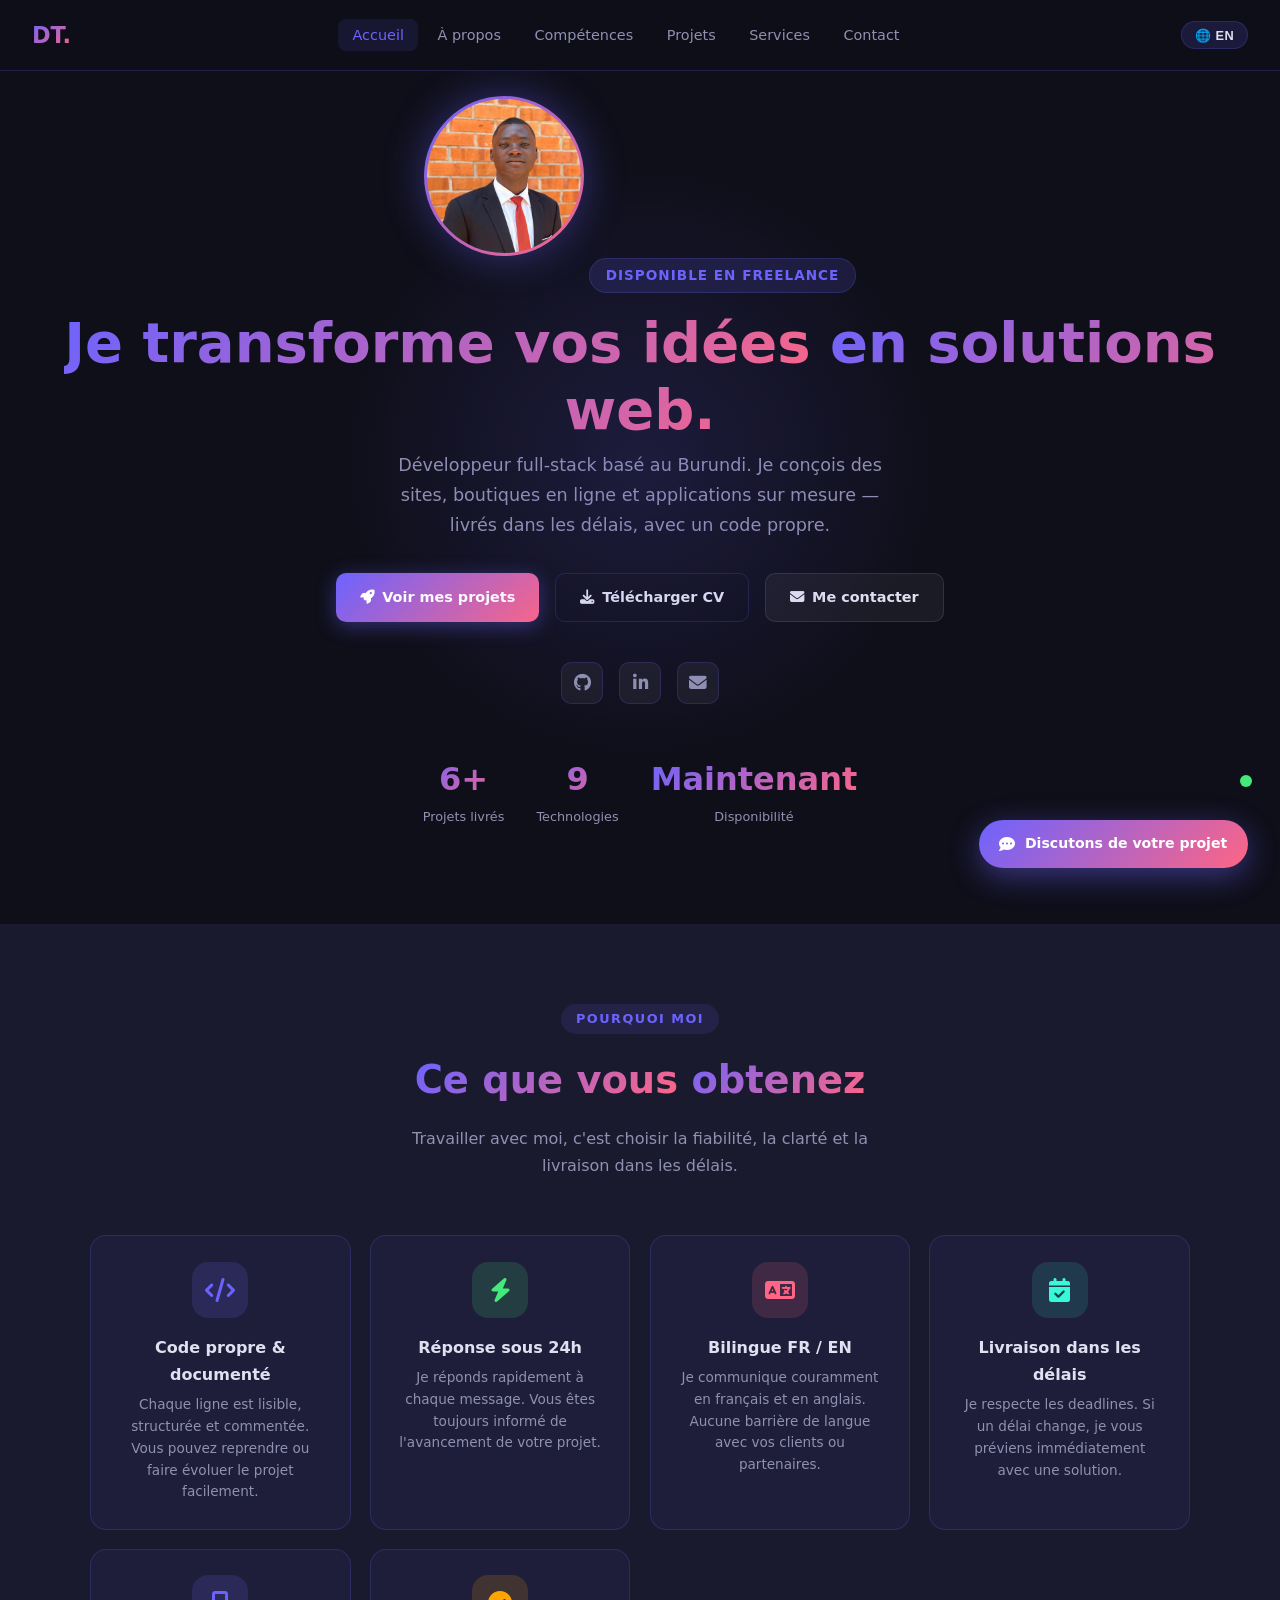
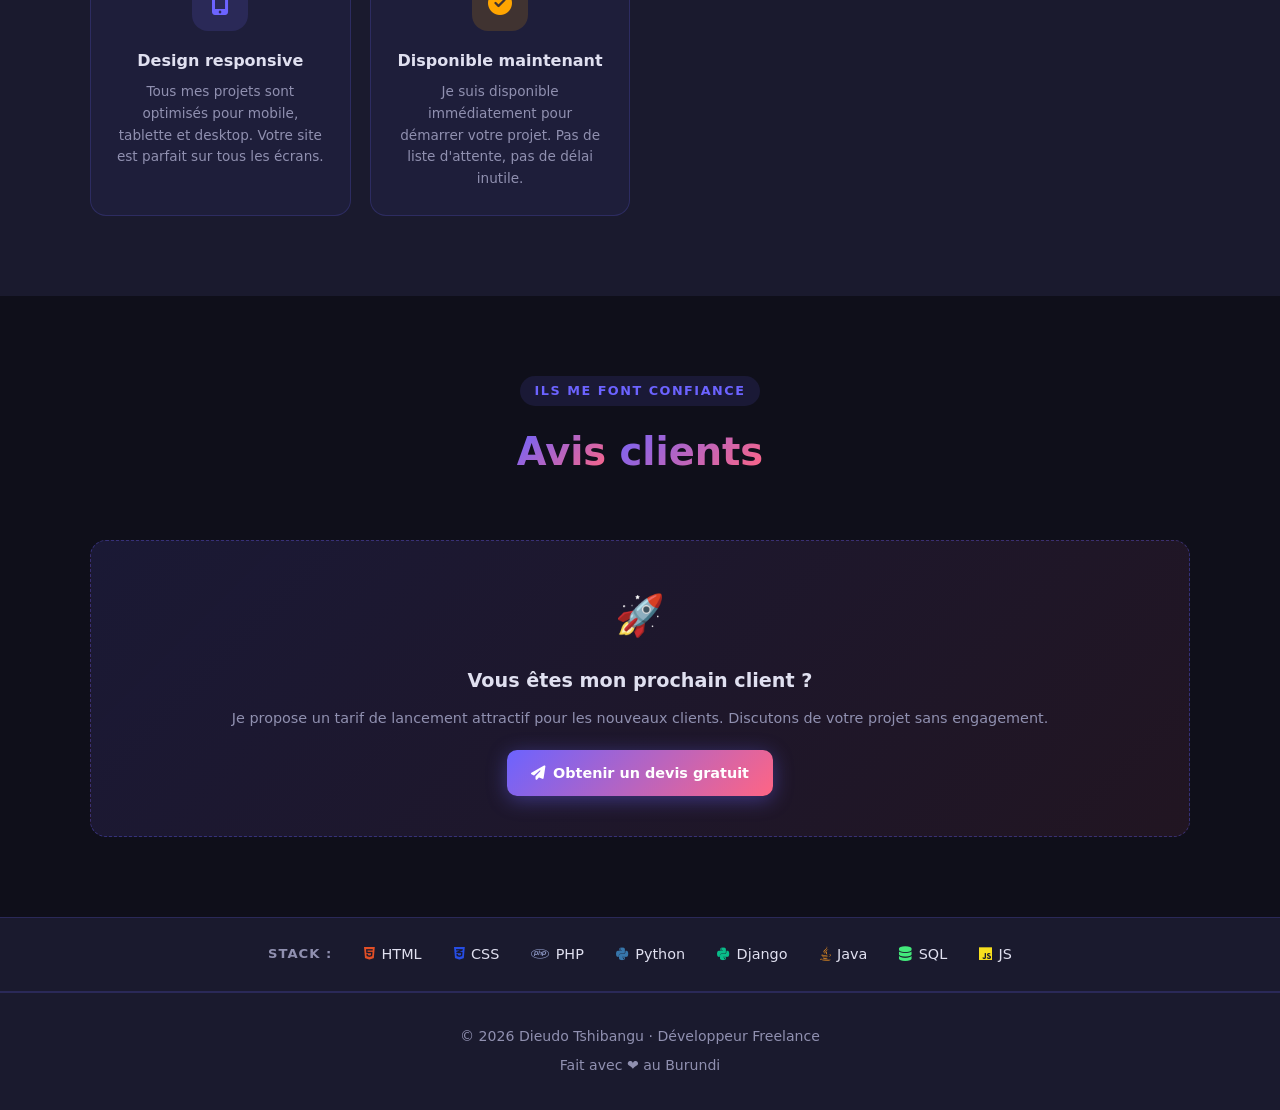
<file: index.html>
<!DOCTYPE html>
<html lang="fr">
<head>
<meta charset="UTF-8">
<meta name="viewport" content="width=device-width, initial-scale=1.0">
<title>Dieudo Tshibangu — Développeur Freelance</title>
<meta name="description" content="Portfolio de Dieudo Tshibangu, développeur web freelance basé au Burundi. PHP, Django, Python, HTML, CSS, Java, SQL.">
<link rel="stylesheet" href="style.css">
<link rel="stylesheet" href="https://cdnjs.cloudflare.com/ajax/libs/font-awesome/6.4.2/css/all.min.css">
</head>
<body>

<!-- NAVBAR -->
<nav class="navbar">
  <a class="nav-brand" href="index.html">DT.</a>
  <ul class="nav-links">
    <li><a href="index.html" class="active" data-i18n="nav_home">Accueil</a></li>
    <li><a href="about.html" data-i18n="nav_about">À propos</a></li>
    <li><a href="skills.html" data-i18n="nav_skills">Compétences</a></li>
    <li><a href="projects.html" data-i18n="nav_projects">Projets</a></li>
    <li><a href="projects.html#services" data-i18n="nav_services">Services</a></li>
    <li><a href="contact.html" data-i18n="nav_contact">Contact</a></li>
  </ul>
  <div class="nav-right">
    <button class="lang-toggle" onclick="toggleLang()">🌐 EN</button>
    <div class="hamburger">
      <span></span><span></span><span></span>
    </div>
  </div>
</nav>

<!-- HERO -->
<section class="hero">
  <div>
    <img src="img/DIEUDO.jpg" alt="Dieudo Tshibangu" class="hero-avatar">
    <div class="hero-badge" data-i18n="hero_badge">DISPONIBLE EN FREELANCE</div>
    <h1>
      <span data-i18n="hero_title1">Je transforme vos idées</span>
      <span data-i18n="hero_title2"> en solutions web.</span>
    </h1>
    <p class="hero-subtitle" data-i18n="hero_sub">
      Développeur web full-stack basé au Burundi. Je crée des sites web et applications sur mesure.
    </p>
    <div class="hero-btns">
      <a href="projects.html" class="btn btn-primary">
        <i class="fas fa-rocket"></i>
        <span data-i18n="hero_btn1">Voir mes projets</span>
      </a>
      <a href="cv/Dieudo_Tshibangu_CV.pdf" class="btn btn-outline" download>
        <i class="fas fa-download"></i>
        <span data-i18n="hero_btn2">Télécharger CV</span>
      </a>
      <a href="contact.html" class="btn btn-ghost">
        <i class="fas fa-envelope"></i>
        <span data-i18n="hero_btn3">Me contacter</span>
      </a>
    </div>
    <div class="hero-socials">
      <a href="https://github.com/tshibangu-dieudo" target="_blank" class="social-icon" aria-label="GitHub">
        <i class="fab fa-github"></i>
      </a>
      <a href="https://www.linkedin.com/in/dieudo-tshibangu-b3ab0336a" target="_blank" class="social-icon" aria-label="LinkedIn">
        <i class="fab fa-linkedin-in"></i>
      </a>
      <a href="mailto:tshibangudieudo@gmail.com" class="social-icon" aria-label="Email">
        <i class="fas fa-envelope"></i>
      </a>
    </div>
    <div class="stats-row" style="margin-top:3rem;">
      <div class="stat">
        <div class="stat-num">6+</div>
        <div class="stat-label" data-i18n="stat1_label">Projets livrés</div>
      </div>
      <div class="stat">
        <div class="stat-num">9</div>
        <div class="stat-label" data-i18n="stat2_label">Technologies</div>
      </div>
      <div class="stat">
        <div class="stat-num" data-i18n="stat3_val">Maintenant</div>
        <div class="stat-label" data-i18n="stat3_label">Disponibilité</div>
      </div>
    </div>
  </div>
</section>

<!-- WHY ME -->
<section style="background:var(--dark2);padding:5rem 2rem;">
  <div class="container">
    <div class="section-header fade-in">
      <div class="section-tag" data-i18n="why_tag">POURQUOI MOI</div>
      <h2 class="section-title">
        <span data-i18n="why_title1">Ce que vous</span><span data-i18n="why_title2"> obtenez</span>
      </h2>
      <p class="section-desc" data-i18n="why_desc">Travailler avec moi, c'est choisir la fiabilité, la clarté et la livraison dans les délais.</p>
    </div>
    <div class="why-grid">
      <div class="why-card fade-in">
        <div class="why-icon" style="background:rgba(108,99,255,0.15);">
          <i class="fas fa-code" style="color:var(--primary)"></i>
        </div>
        <h4 data-i18n="why1_title">Code propre & documenté</h4>
        <p data-i18n="why1_desc">Chaque ligne est lisible, structurée et commentée. Vous pouvez reprendre ou faire évoluer le projet facilement.</p>
      </div>
      <div class="why-card fade-in">
        <div class="why-icon" style="background:rgba(67,233,123,0.15);">
          <i class="fas fa-bolt" style="color:var(--accent)"></i>
        </div>
        <h4 data-i18n="why2_title">Réponse sous 24h</h4>
        <p data-i18n="why2_desc">Je réponds rapidement à chaque message. Vous êtes toujours informé de l'avancement de votre projet.</p>
      </div>
      <div class="why-card fade-in">
        <div class="why-icon" style="background:rgba(255,101,132,0.15);">
          <i class="fas fa-language" style="color:var(--secondary)"></i>
        </div>
        <h4 data-i18n="why3_title">Bilingue FR / EN</h4>
        <p data-i18n="why3_desc">Je communique couramment en français et en anglais. Aucune barrière de langue avec vos clients ou partenaires.</p>
      </div>
      <div class="why-card fade-in">
        <div class="why-icon" style="background:rgba(56,249,215,0.12);">
          <i class="fas fa-calendar-check" style="color:#38f9d7"></i>
        </div>
        <h4 data-i18n="why4_title">Livraison dans les délais</h4>
        <p data-i18n="why4_desc">Je respecte les deadlines. Si un délai change, je vous préviens immédiatement avec une solution.</p>
      </div>
      <div class="why-card fade-in">
        <div class="why-icon" style="background:rgba(108,99,255,0.15);">
          <i class="fas fa-mobile-alt" style="color:var(--primary)"></i>
        </div>
        <h4 data-i18n="why5_title">Design responsive</h4>
        <p data-i18n="why5_desc">Tous mes projets sont optimisés pour mobile, tablette et desktop. Votre site est parfait sur tous les écrans.</p>
      </div>
      <div class="why-card fade-in">
        <div class="why-icon" style="background:rgba(255,165,0,0.15);">
          <i class="fas fa-check-circle" style="color:#ffa500"></i>
        </div>
        <h4 data-i18n="why6_title">Disponible maintenant</h4>
        <p data-i18n="why6_desc">Je suis disponible immédiatement pour démarrer votre projet. Pas de liste d'attente, pas de délai inutile.</p>
      </div>
    </div>
  </div>
</section>

<!-- TESTIMONIALS -->
<section style="padding:5rem 2rem;">
  <div class="container">
    <div class="section-header fade-in">
      <div class="section-tag" data-i18n="testi_tag">ILS ME FONT CONFIANCE</div>
      <h2 class="section-title">
        <span data-i18n="testi_title1">Avis</span><span data-i18n="testi_title2"> clients</span>
      </h2>
    </div>
    <div class="grid-3">
      <div class="testimonial-cta-box fade-in">
        <div style="font-size:2.5rem;margin-bottom:1rem;">🚀</div>
        <h3 data-i18n="testi_cta_title">Vous êtes mon prochain client ?</h3>
        <p data-i18n="testi_cta_desc">Je propose un tarif de lancement attractif pour les nouveaux clients. Discutons de votre projet sans engagement.</p>
        <a href="contact.html" class="btn btn-primary">
          <i class="fas fa-paper-plane"></i>
          <span data-i18n="testi_cta_btn">Obtenir un devis gratuit</span>
        </a>
      </div>
    </div>
  </div>
</section>

<!-- QUICK SKILLS STRIP -->
<div style="background:var(--dark2);border-top:1px solid var(--border);border-bottom:1px solid var(--border);padding:1.5rem 2rem;">
  <div class="container" style="display:flex;gap:2rem;justify-content:center;flex-wrap:wrap;align-items:center;">
    <span style="color:var(--text-muted);font-size:0.82rem;font-weight:600;letter-spacing:1px;">STACK :</span>
    <span style="color:var(--text);font-size:0.9rem;display:flex;align-items:center;gap:0.4rem;"><i class="fab fa-html5" style="color:#e34f26"></i> HTML</span>
    <span style="color:var(--text);font-size:0.9rem;display:flex;align-items:center;gap:0.4rem;"><i class="fab fa-css3-alt" style="color:#264de4"></i> CSS</span>
    <span style="color:var(--text);font-size:0.9rem;display:flex;align-items:center;gap:0.4rem;"><i class="fab fa-php" style="color:#8892be"></i> PHP</span>
    <span style="color:var(--text);font-size:0.9rem;display:flex;align-items:center;gap:0.4rem;"><i class="fab fa-python" style="color:#3776ab"></i> Python</span>
    <span style="color:var(--text);font-size:0.9rem;display:flex;align-items:center;gap:0.4rem;"><i class="fab fa-python" style="color:#09bc8a"></i> Django</span>
    <span style="color:var(--text);font-size:0.9rem;display:flex;align-items:center;gap:0.4rem;"><i class="fab fa-java" style="color:#f89820"></i> Java</span>
    <span style="color:var(--text);font-size:0.9rem;display:flex;align-items:center;gap:0.4rem;"><i class="fas fa-database" style="color:#43e97b"></i> SQL</span>
    <span style="color:var(--text);font-size:0.9rem;display:flex;align-items:center;gap:0.4rem;"><i class="fab fa-js" style="color:#f7df1e"></i> JS</span>
  </div>
</div>

<!-- FOOTER -->
<footer>
  <p data-i18n="footer_text">© 2026 Dieudo Tshibangu · Développeur Freelance</p>
  <p style="margin-top:0.3rem;" data-i18n="footer_made">Fait avec ❤️ au Burundi</p>
</footer>

<!-- FLOATING CTA -->
<div class="floating-cta">
  <span class="floating-cta-label" data-i18n="fcta_label">Disponible maintenant</span>
  <a href="contact.html" class="floating-cta-btn">
    <div class="floating-cta-pulse"></div>
    <i class="fas fa-comment-dots"></i>
    <span data-i18n="fcta_btn">Discutons de votre projet</span>
  </a>
</div>

<script src="main.js"></script>
</body>
</html>
</file>
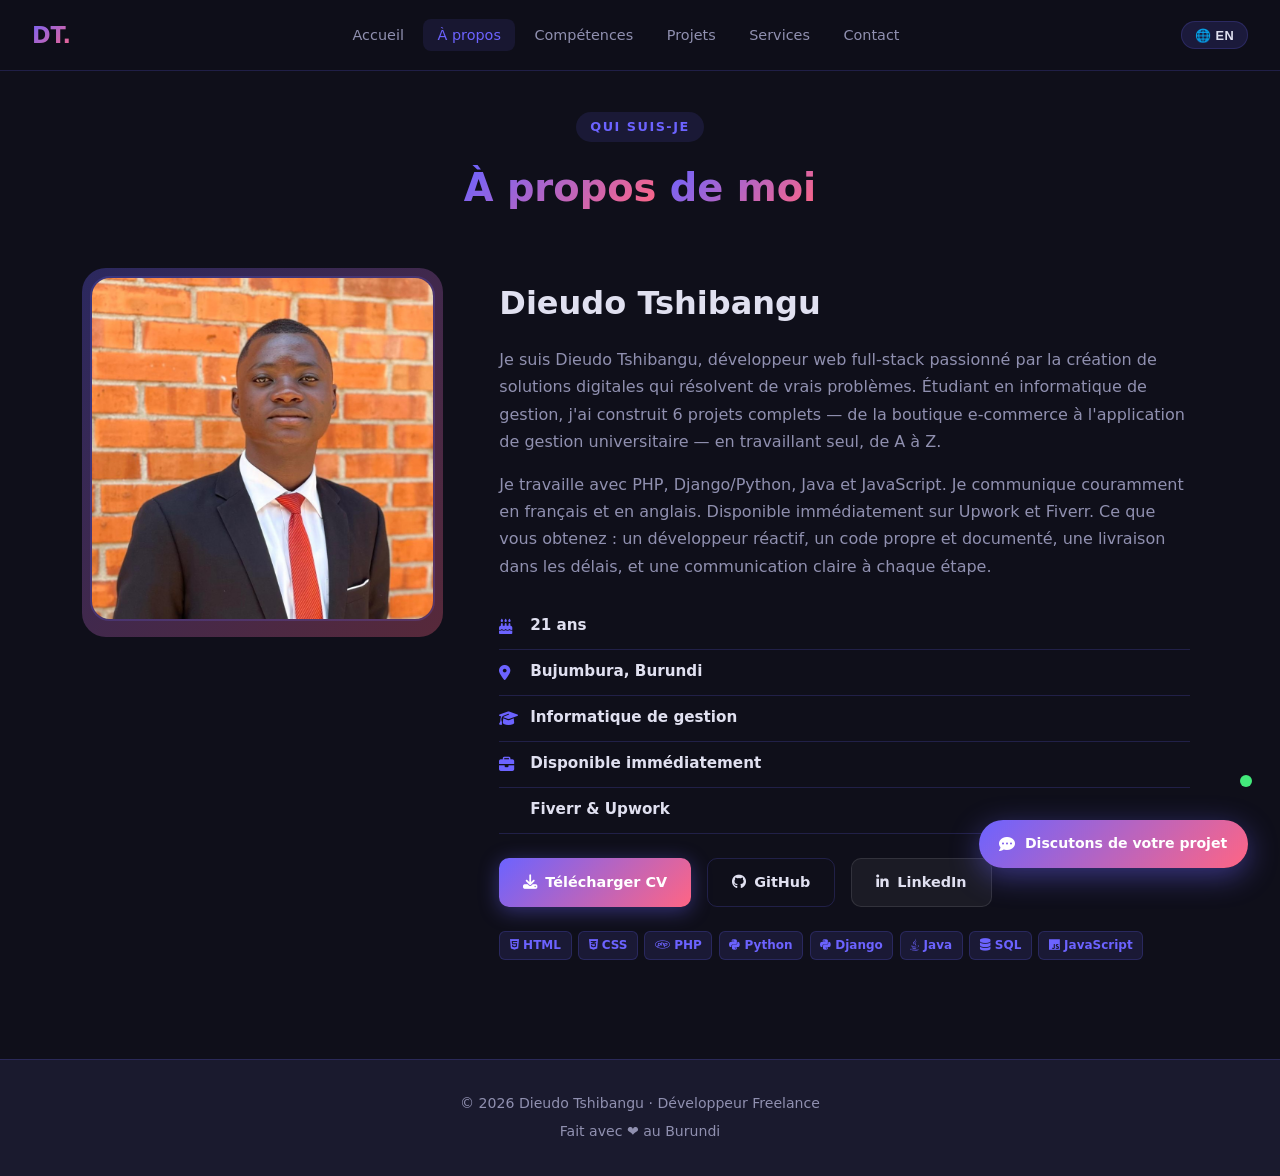
<file: about.html>
<!DOCTYPE html>
<html lang="fr">
<head>
<meta charset="UTF-8">
<meta name="viewport" content="width=device-width, initial-scale=1.0">
<title>À propos — Dieudo Tshibangu</title>
<link rel="stylesheet" href="style.css">
<link rel="stylesheet" href="https://cdnjs.cloudflare.com/ajax/libs/font-awesome/6.4.2/css/all.min.css">
</head>
<body>
<nav class="navbar">
  <a class="nav-brand" href="index.html">DT.</a>
  <ul class="nav-links">
    <li><a href="index.html" data-i18n="nav_home">Accueil</a></li>
    <li><a href="about.html" class="active" data-i18n="nav_about">À propos</a></li>
    <li><a href="skills.html" data-i18n="nav_skills">Compétences</a></li>
    <li><a href="projects.html" data-i18n="nav_projects">Projets</a></li>
    <li><a href="projects.html#services" data-i18n="nav_services">Services</a></li>
    <li><a href="contact.html" data-i18n="nav_contact">Contact</a></li>
  </ul>
  <div class="nav-right">
    <button class="lang-toggle" onclick="toggleLang()">🌐 EN</button>
    <div class="hamburger"><span></span><span></span><span></span></div>
  </div>
</nav>

<section style="padding-top:7rem;">
  <div class="container">
    <div class="section-header fade-in">
      <div class="section-tag" data-i18n="about_tag">QUI SUIS-JE</div>
      <h2 class="section-title">
        <span data-i18n="about_title1">À propos</span>
        <span data-i18n="about_title2"> de moi</span>
      </h2>
    </div>
    <div class="about-grid">
      <div class="about-img-wrap fade-in">
        <img src="img/DIEUDO.jpg" alt="Dieudo Tshibangu" class="about-img">
      </div>
      <div class="about-info fade-in">
        <h2>Dieudo Tshibangu</h2>
        <p data-i18n="about_p1">Je suis Dieudo Tshibangu, étudiant en informatique de gestion à l'université, passionné par le développement web et la création d'applications.</p>
        <p data-i18n="about_p2">Mon objectif est de travailler en freelance sur Fiverr et Upwork, en proposant des solutions web de qualité professionnelle — sites vitrines, e-commerce et applications Django — à des clients du monde entier.</p>
        <ul class="info-list">
          <li><i class="fas fa-birthday-cake"></i><strong data-i18n="about_age">21 ans</strong></li>
          <li><i class="fas fa-map-marker-alt"></i><strong data-i18n="about_loc">Bujumbura, Burundi</strong></li>
          <li><i class="fas fa-graduation-cap"></i><strong data-i18n="about_edu">Informatique de gestion</strong></li>
          <li><i class="fas fa-briefcase"></i><strong data-i18n="about_avail">Disponible en freelance</strong></li>
          <li><i class="fab fa-fiverr"></i><strong>Fiverr &amp; Upwork</strong></li>
        </ul>
        <div class="about-btns">
          <a href="cv/Dieudo_Tshibangu_CV.pdf" class="btn btn-primary" download>
            <i class="fas fa-download"></i><span data-i18n="about_btn1">Télécharger CV</span>
          </a>
          <a href="https://github.com/tshibangu-dieudo" target="_blank" class="btn btn-outline">
            <i class="fab fa-github"></i><span data-i18n="about_btn2">GitHub</span>
          </a>
          <a href="https://www.linkedin.com/in/dieudo-tshibangu-b3ab0336a" target="_blank" class="btn btn-ghost">
            <i class="fab fa-linkedin-in"></i><span data-i18n="about_btn3">LinkedIn</span>
          </a>
        </div>
        <!-- Tech tags -->
        <div class="tech-tags" style="margin-top:1.5rem;">
          <span class="tech-tag"><i class="fab fa-html5"></i> HTML</span>
          <span class="tech-tag"><i class="fab fa-css3-alt"></i> CSS</span>
          <span class="tech-tag"><i class="fab fa-php"></i> PHP</span>
          <span class="tech-tag"><i class="fab fa-python"></i> Python</span>
          <span class="tech-tag"><i class="fab fa-python"></i> Django</span>
          <span class="tech-tag"><i class="fab fa-java"></i> Java</span>
          <span class="tech-tag"><i class="fas fa-database"></i> SQL</span>
          <span class="tech-tag"><i class="fab fa-js"></i> JavaScript</span>
        </div>
      </div>
    </div>
  </div>
</section>

<footer>
  <p data-i18n="footer_text">© 2026 Dieudo Tshibangu · Développeur Freelance</p>
  <p style="margin-top:0.3rem;" data-i18n="footer_made">Fait avec ❤️ au Burundi</p>
</footer>
<!-- FLOATING CTA -->
<div class="floating-cta">
  <span class="floating-cta-label" data-i18n="fcta_label">Disponible maintenant</span>
  <a href="contact.html" class="floating-cta-btn">
    <div class="floating-cta-pulse"></div>
    <i class="fas fa-comment-dots"></i>
    <span data-i18n="fcta_btn">Discutons de votre projet</span>
  </a>
</div>
<script src="main.js"></script>
</body>
</html>
</file>
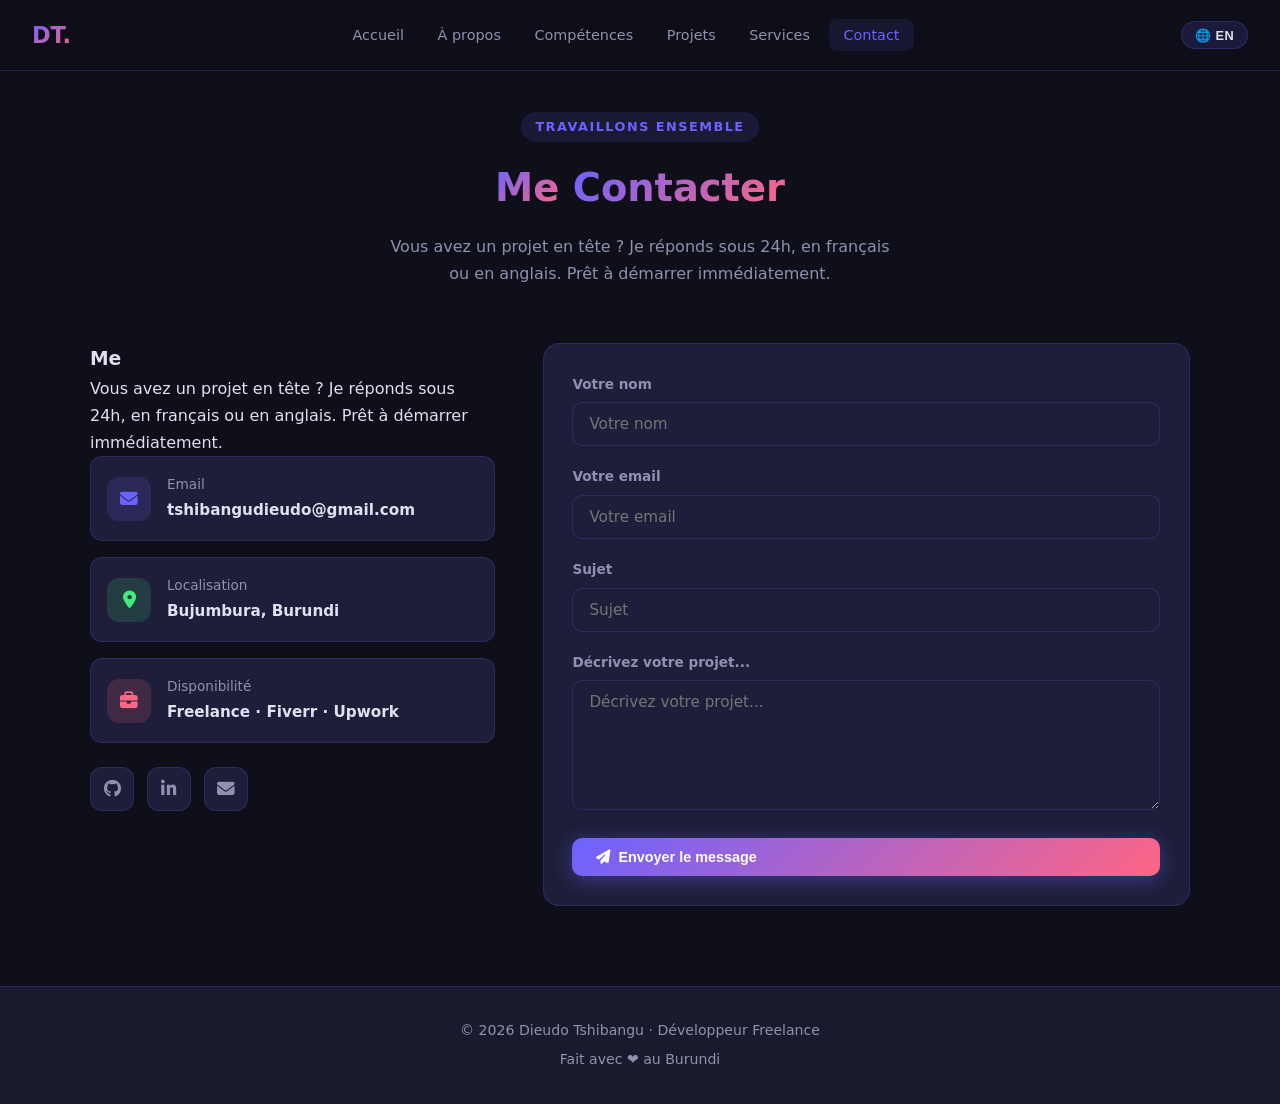
<file: contact.html>
<!DOCTYPE html>
<html lang="fr">
<head>
<meta charset="UTF-8">
<meta name="viewport" content="width=device-width, initial-scale=1.0">
<title>Contact — Dieudo Tshibangu</title>
<link rel="stylesheet" href="style.css">
<link rel="stylesheet" href="https://cdnjs.cloudflare.com/ajax/libs/font-awesome/6.4.2/css/all.min.css">
</head>
<body>
<nav class="navbar">
  <a class="nav-brand" href="index.html">DT.</a>
  <ul class="nav-links">
    <li><a href="index.html" data-i18n="nav_home">Accueil</a></li>
    <li><a href="about.html" data-i18n="nav_about">À propos</a></li>
    <li><a href="skills.html" data-i18n="nav_skills">Compétences</a></li>
    <li><a href="projects.html" data-i18n="nav_projects">Projets</a></li>
    <li><a href="projects.html#services" data-i18n="nav_services">Services</a></li>
    <li><a href="contact.html" class="active" data-i18n="nav_contact">Contact</a></li>
  </ul>
  <div class="nav-right">
    <button class="lang-toggle" onclick="toggleLang()">🌐 EN</button>
    <div class="hamburger"><span></span><span></span><span></span></div>
  </div>
</nav>

<section style="padding-top:7rem;">
  <div class="container">
    <div class="section-header fade-in">
      <div class="section-tag" data-i18n="contact_tag">TRAVAILLONS ENSEMBLE</div>
      <h2 class="section-title">
        <span data-i18n="contact_title1">Me</span>
        <span data-i18n="contact_title2"> Contacter</span>
      </h2>
      <p class="section-desc" data-i18n="contact_desc">Disponible pour des missions freelance. Réponse sous 24h.</p>
    </div>
    <div class="contact-grid">
      <!-- Info -->
      <div class="fade-in">
        <h3 data-i18n="contact_title1">Me Contacter</h3>
        <p data-i18n="contact_desc">Disponible pour des missions freelance. Réponse sous 24h.</p>

        <a href="mailto:tshibangudieudo@gmail.com" class="contact-item">
          <div class="contact-item-icon" style="background:rgba(108,99,255,0.15);">
            <i class="fas fa-envelope" style="color:var(--primary)"></i>
          </div>
          <div class="contact-item-text">
            <strong data-i18n="contact_email_label">Email</strong>
            <span>tshibangudieudo@gmail.com</span>
          </div>
        </a>

        <div class="contact-item" style="cursor:default;">
          <div class="contact-item-icon" style="background:rgba(67,233,123,0.15);">
            <i class="fas fa-map-marker-alt" style="color:var(--accent)"></i>
          </div>
          <div class="contact-item-text">
            <strong data-i18n="contact_loc_label">Localisation</strong>
            <span>Bujumbura, Burundi</span>
          </div>
        </div>

        <div class="contact-item" style="cursor:default;">
          <div class="contact-item-icon" style="background:rgba(255,101,132,0.15);">
            <i class="fas fa-briefcase" style="color:var(--secondary)"></i>
          </div>
          <div class="contact-item-text">
            <strong data-i18n="contact_avail_label">Disponibilité</strong>
            <span data-i18n="contact_avail_val">Freelance · Fiverr · Upwork</span>
          </div>
        </div>

        <div class="contact-socials">
          <a href="https://github.com/tshibangu-dieudo" target="_blank" class="contact-social" aria-label="GitHub">
            <i class="fab fa-github"></i>
          </a>
          <a href="https://www.linkedin.com/in/dieudo-tshibangu-b3ab0336a" target="_blank" class="contact-social" aria-label="LinkedIn">
            <i class="fab fa-linkedin-in"></i>
          </a>
          <a href="mailto:tshibangudieudo@gmail.com" class="contact-social" aria-label="Email">
            <i class="fas fa-envelope"></i>
          </a>
        </div>
      </div>

      <!-- Form -->
      <div class="card fade-in">
        <form action="https://formspree.io/f/xqeybdjq" method="POST">
          <div class="form-group">
            <label for="name" data-i18n="form_name">Votre nom</label>
            <input type="text" class="form-control" id="name" name="name" placeholder="Votre nom" data-i18n-placeholder="form_name" required>
          </div>
          <div class="form-group">
            <label for="email" data-i18n="form_email">Votre email</label>
            <input type="email" class="form-control" id="email" name="email" placeholder="Votre email" data-i18n-placeholder="form_email" required>
          </div>
          <div class="form-group">
            <label for="subject" data-i18n="form_subject">Sujet</label>
            <input type="text" class="form-control" id="subject" name="subject" placeholder="Sujet" data-i18n-placeholder="form_subject" required>
          </div>
          <div class="form-group">
            <label for="message" data-i18n="form_message">Votre message...</label>
            <textarea class="form-control" id="message" name="message" placeholder="Votre message..." data-i18n-placeholder="form_message" required></textarea>
          </div>
          <button type="submit" class="btn btn-primary" style="width:100%;">
            <i class="fas fa-paper-plane"></i>
            <span data-i18n="form_send">Envoyer le message</span>
          </button>
        </form>
      </div>
    </div>
  </div>
</section>

<footer>
  <p data-i18n="footer_text">© 2026 Dieudo Tshibangu · Développeur Freelance</p>
  <p style="margin-top:0.3rem;" data-i18n="footer_made">Fait avec ❤️ au Burundi</p>
</footer>
<script src="main.js"></script>
</body>
</html>
</file>
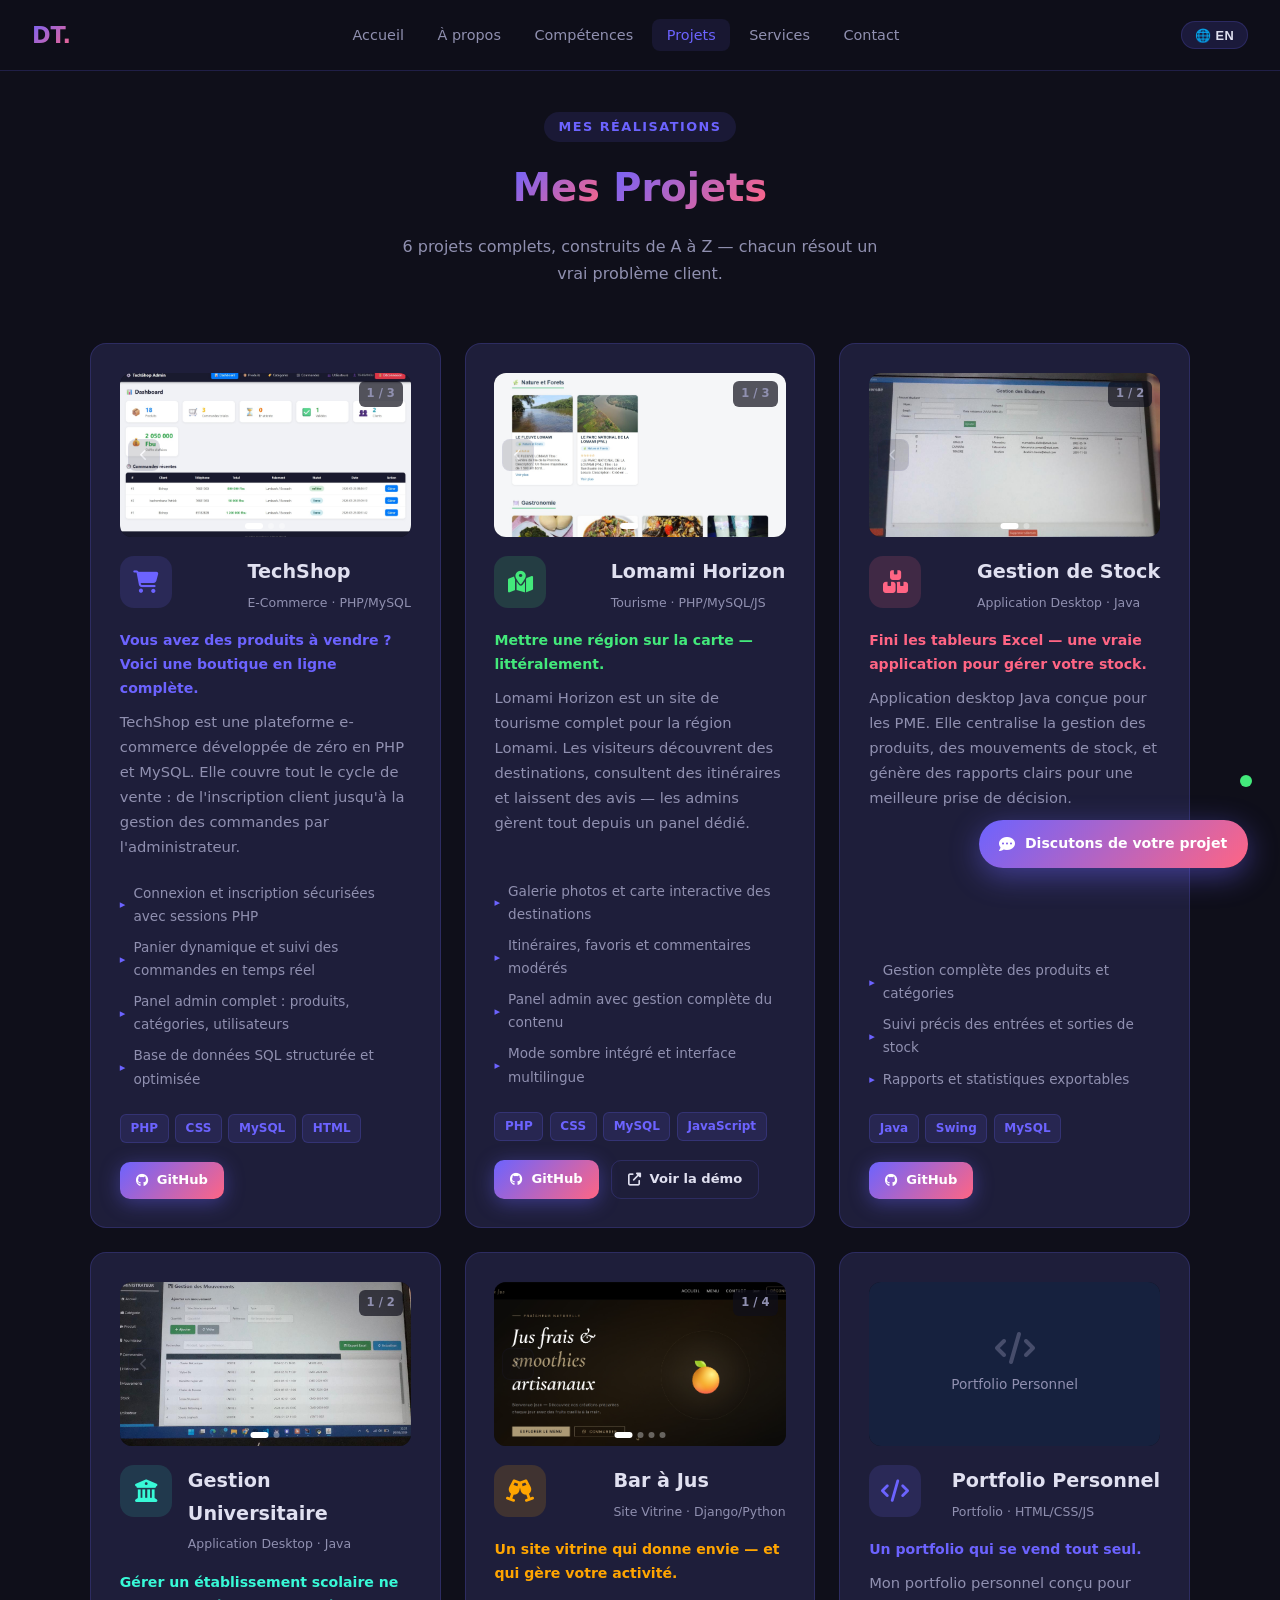
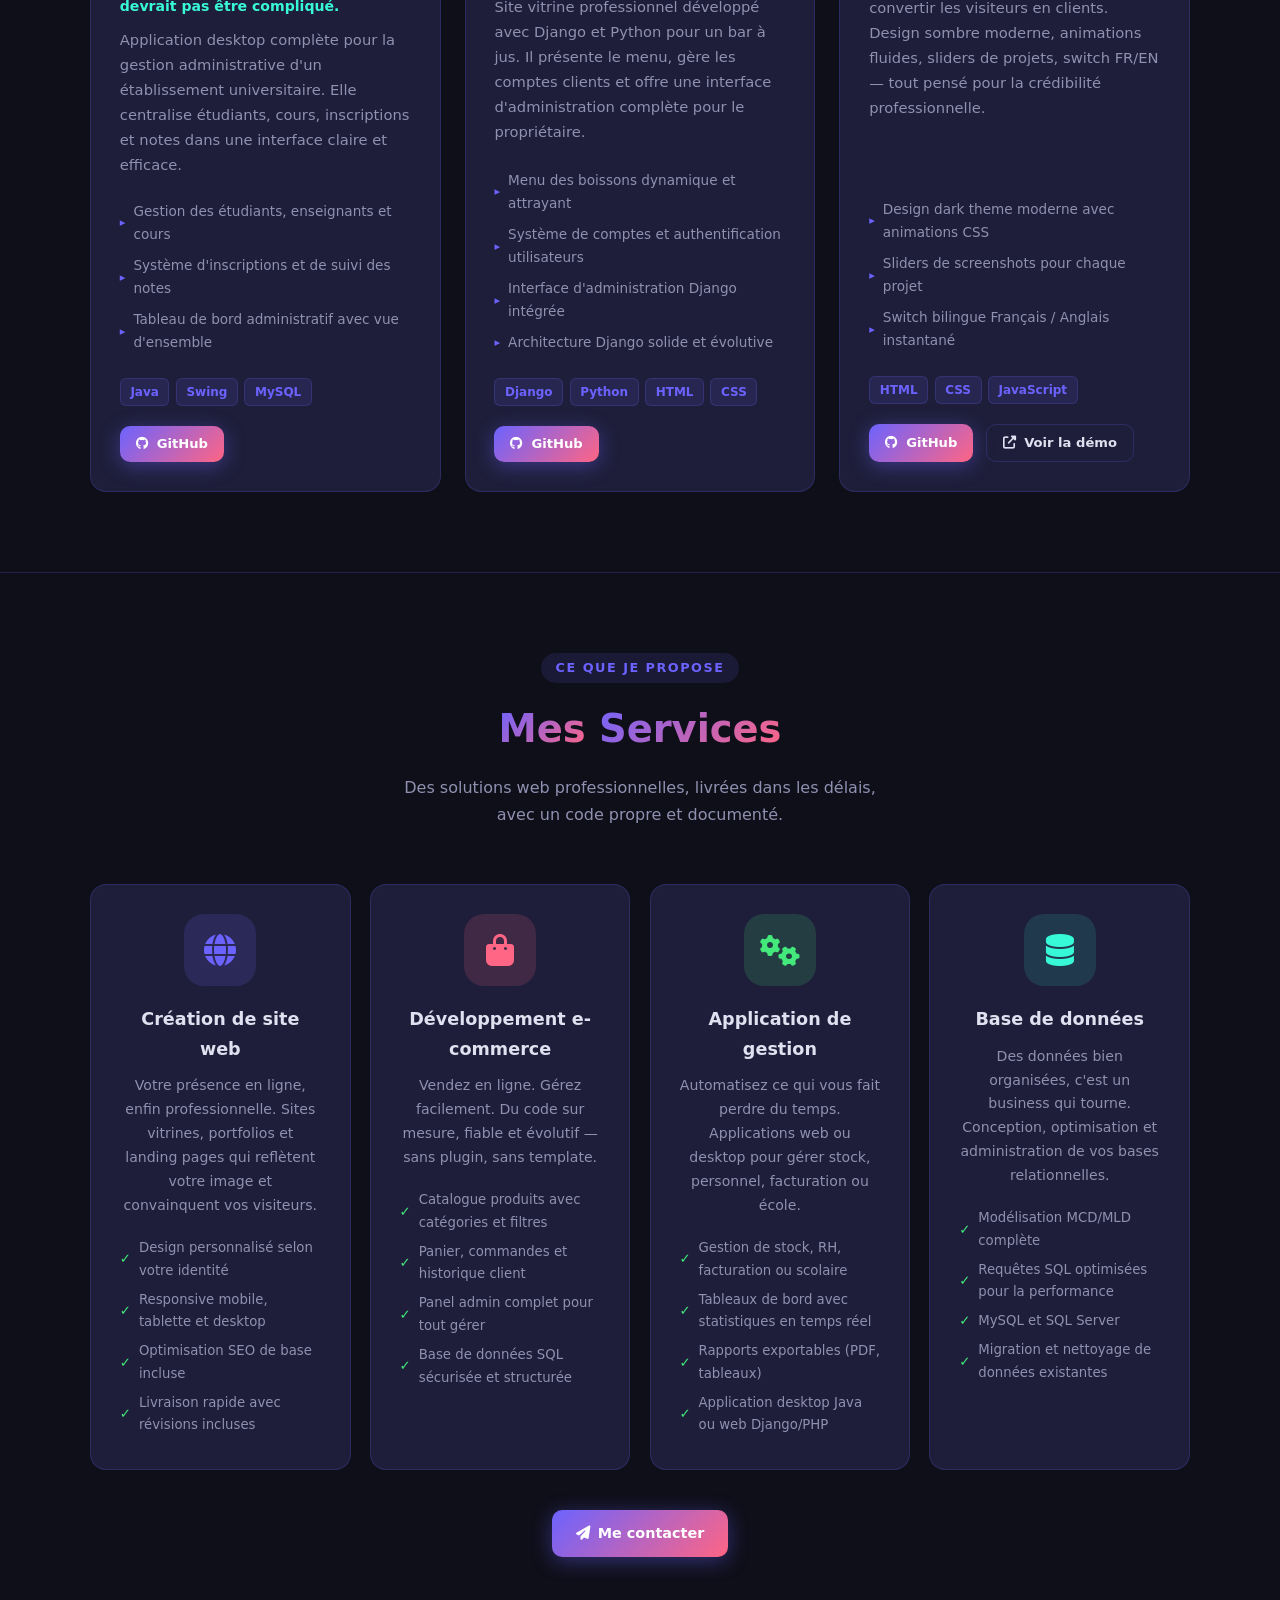
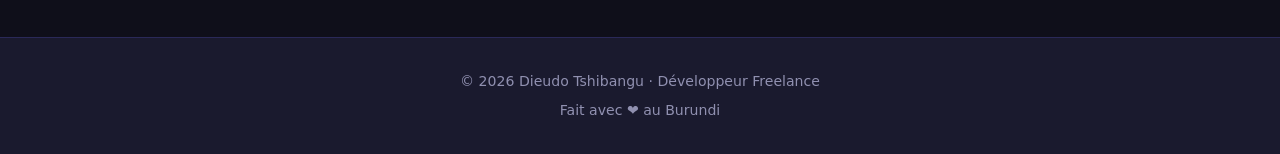
<file: projects.html>
<!DOCTYPE html>
<html lang="fr">
<head>
<meta charset="UTF-8">
<meta name="viewport" content="width=device-width, initial-scale=1.0">
<title>Projets — Dieudo Tshibangu</title>
<link rel="stylesheet" href="style.css">
<link rel="stylesheet" href="https://cdnjs.cloudflare.com/ajax/libs/font-awesome/6.4.2/css/all.min.css">
</head>
<body>
<nav class="navbar">
  <a class="nav-brand" href="index.html">DT.</a>
  <ul class="nav-links">
    <li><a href="index.html" data-i18n="nav_home">Accueil</a></li>
    <li><a href="about.html" data-i18n="nav_about">À propos</a></li>
    <li><a href="skills.html" data-i18n="nav_skills">Compétences</a></li>
    <li><a href="projects.html" class="active" data-i18n="nav_projects">Projets</a></li>
    <li><a href="projects.html#services" data-i18n="nav_services">Services</a></li>
    <li><a href="contact.html" data-i18n="nav_contact">Contact</a></li>
  </ul>
  <div class="nav-right">
    <button class="lang-toggle" onclick="toggleLang()">🌐 EN</button>
    <div class="hamburger"><span></span><span></span><span></span></div>
  </div>
</nav>

<!-- PROJECTS -->
<section style="padding-top:7rem;">
  <div class="container">
    <div class="section-header fade-in">
      <div class="section-tag" data-i18n="proj_tag">MES RÉALISATIONS</div>
      <h2 class="section-title">
        <span data-i18n="proj_title1">Mes</span><span data-i18n="proj_title2"> Projets</span>
      </h2>
      <p class="section-desc" data-i18n="proj_desc">Des projets concrets qui démontrent mes compétences en développement.</p>
    </div>
    <div class="grid-2">

      <!-- ===== TECHSHOP ===== -->
      <div class="card project-card fade-in">
        <!-- Slider 3 images -->
        <div class="proj-slider">
          <div class="proj-slider-track">
            <div class="proj-slide">
              <img src="img/shop1.jpeg" alt="TechShop screenshot 1" loading="lazy">
              <div class="proj-slide-overlay"></div>
            </div>
            <div class="proj-slide">
              <img src="img/shop2.jpeg" alt="TechShop screenshot 2" loading="lazy">
              <div class="proj-slide-overlay"></div>
            </div>
            <div class="proj-slide">
              <img src="img/shop3.jpeg" alt="TechShop screenshot 3" loading="lazy">
              <div class="proj-slide-overlay"></div>
            </div>
          </div>
          <button class="slider-btn prev" aria-label="Précédent"><i class="fas fa-chevron-left"></i></button>
          <button class="slider-btn next" aria-label="Suivant"><i class="fas fa-chevron-right"></i></button>
          <div class="slider-dots">
            <button class="slider-dot active"></button>
            <button class="slider-dot"></button>
            <button class="slider-dot"></button>
          </div>
          <div class="slider-counter">1 / 3</div>
        </div>
        <div class="project-header">
          <div class="project-icon" style="background:rgba(108,99,255,0.15);">
            <i class="fas fa-shopping-cart" style="color:var(--primary)"></i>
          </div>
          <div>
            <div class="project-title">TechShop</div>
            <div class="project-type" data-i18n="proj1_type">E-Commerce · PHP/MySQL</div>
          </div>
        </div>
        <p style="font-size:0.88rem;color:var(--primary);font-weight:600;margin-bottom:0.5rem;" data-i18n="proj1_hook">Vous avez des produits à vendre ? Voici une boutique en ligne complète.</p>
        <p class="project-desc" data-i18n="proj1_desc">Boutique en ligne complète avec gestion des produits, commandes et panel d'administration.</p>
        <ul class="project-features">
          <li data-i18n="proj1_f1">Connexion / Inscription sécurisée</li>
          <li data-i18n="proj1_f2">Panier et gestion des commandes</li>
          <li data-i18n="proj1_f3">Panel admin : produits, catégories, utilisateurs</li>
          <li data-i18n="proj1_f4">Base de données SQL complète</li>
        </ul>
        <div class="tech-tags">
          <span class="tech-tag">PHP</span><span class="tech-tag">CSS</span>
          <span class="tech-tag">MySQL</span><span class="tech-tag">HTML</span>
        </div>
        <div class="project-footer">
          <a href="https://github.com/tshibangu-dieudo/Techshop" target="_blank" class="btn btn-primary btn-sm">
            <i class="fab fa-github"></i><span data-i18n="btn_github">GitHub</span>
          </a>
        </div>
      </div>

      <!-- ===== LOMAMI HORIZON ===== -->
      <div class="card project-card fade-in">
        <div class="proj-slider">
          <div class="proj-slider-track">
            <div class="proj-slide">
              <img src="img/lo1.jpeg" alt="Lomami Horizon screenshot 1" loading="lazy">
              <div class="proj-slide-overlay"></div>
            </div>
            <div class="proj-slide">
              <img src="img/lo2.jpeg" alt="Lomami Horizon screenshot 2" loading="lazy">
              <div class="proj-slide-overlay"></div>
            </div>
            <div class="proj-slide">
              <img src="img/lo3.jpeg" alt="Lomami Horizon screenshot 3" loading="lazy">
              <div class="proj-slide-overlay"></div>
            </div>
          </div>
          <button class="slider-btn prev" aria-label="Précédent"><i class="fas fa-chevron-left"></i></button>
          <button class="slider-btn next" aria-label="Suivant"><i class="fas fa-chevron-right"></i></button>
          <div class="slider-dots">
            <button class="slider-dot active"></button>
            <button class="slider-dot"></button>
            <button class="slider-dot"></button>
          </div>
          <div class="slider-counter">1 / 3</div>
        </div>
        <div class="project-header">
          <div class="project-icon" style="background:rgba(67,233,123,0.15);">
            <i class="fas fa-map-marked-alt" style="color:var(--accent)"></i>
          </div>
          <div>
            <div class="project-title">Lomami Horizon</div>
            <div class="project-type" data-i18n="proj2_type">Tourisme · PHP/MySQL/JS</div>
          </div>
        </div>
        <p style="font-size:0.88rem;color:var(--accent);font-weight:600;margin-bottom:0.5rem;" data-i18n="proj2_hook">Mettre une région sur la carte — littéralement.</p>
        <p class="project-desc" data-i18n="proj2_desc">Site de tourisme pour la région Lomami avec galerie, carte interactive et système de réservation.</p>
        <ul class="project-features">
          <li data-i18n="proj2_f1">Galerie photos et carte interactive</li>
          <li data-i18n="proj2_f2">Itinéraires, favoris, commentaires</li>
          <li data-i18n="proj2_f3">Panel admin et modération</li>
          <li data-i18n="proj2_f4">Mode sombre et multilingue</li>
        </ul>
        <div class="tech-tags">
          <span class="tech-tag">PHP</span><span class="tech-tag">CSS</span>
          <span class="tech-tag">MySQL</span><span class="tech-tag">JavaScript</span>
        </div>
        <div class="project-footer">
          <a href="https://github.com/tshibangu-dieudo/Lomami_Horizon" target="_blank" class="btn btn-primary btn-sm">
            <i class="fab fa-github"></i><span data-i18n="btn_github">GitHub</span>
          </a>
          <a href="https://lomami.infinityfreeapp.com/" target="_blank" class="btn btn-outline btn-sm">
            <i class="fas fa-external-link-alt"></i><span data-i18n="btn_demo">Démo</span>
          </a>
        </div>
      </div>

      <!-- ===== GESTION DE STOCK ===== -->
      <div class="card project-card fade-in">
        <div class="proj-slider">
          <div class="proj-slider-track">
            <div class="proj-slide">
              <img src="img/python1.jpeg" alt="Gestion de stock screenshot 1" loading="lazy">
              <div class="proj-slide-overlay"></div>
            </div>
            <div class="proj-slide">
              <img src="img/python2.jpeg" alt="Gestion de stock screenshot 2" loading="lazy">
              <div class="proj-slide-overlay"></div>
            </div>
          </div>
          <button class="slider-btn prev" aria-label="Précédent"><i class="fas fa-chevron-left"></i></button>
          <button class="slider-btn next" aria-label="Suivant"><i class="fas fa-chevron-right"></i></button>
          <div class="slider-dots">
            <button class="slider-dot active"></button>
            <button class="slider-dot"></button>
          </div>
          <div class="slider-counter">1 / 2</div>
        </div>
        <div class="project-header">
          <div class="project-icon" style="background:rgba(255,101,132,0.15);">
            <i class="fas fa-boxes" style="color:var(--secondary)"></i>
          </div>
          <div>
            <div class="project-title">Gestion de Stock</div>
            <div class="project-type" data-i18n="proj3_type">Application Desktop · Java</div>
          </div>
        </div>
        <p style="font-size:0.88rem;color:var(--secondary);font-weight:600;margin-bottom:0.5rem;" data-i18n="proj3_hook">Fini les tableurs Excel — une vraie application pour gérer votre stock.</p>
        <p class="project-desc" data-i18n="proj3_desc">Application desktop Java pour gérer les produits, entrées et sorties de stock.</p>
        <ul class="project-features">
          <li data-i18n="proj3_f1">Gestion des produits et catégories</li>
          <li data-i18n="proj3_f2">Suivi des entrées et sorties</li>
          <li data-i18n="proj3_f3">Rapports et statistiques</li>
        </ul>
        <div class="tech-tags">
          <span class="tech-tag">Java</span><span class="tech-tag">Swing</span><span class="tech-tag">MySQL</span>
        </div>
        <div class="project-footer">
          <a href="https://github.com/tshibangu-dieudo/gestion-de-stock-de-d-approvisionnement" target="_blank" class="btn btn-primary btn-sm">
            <i class="fab fa-github"></i><span data-i18n="btn_github">GitHub</span>
          </a>
        </div>
      </div>

      <!-- ===== GESTION UNIVERSITAIRE ===== -->
      <div class="card project-card fade-in">
        <div class="proj-slider">
          <div class="proj-slider-track">
            <div class="proj-slide">
              <img src="img/java1.jpeg" alt="Gestion universitaire screenshot 1" loading="lazy">
              <div class="proj-slide-overlay"></div>
            </div>
            <div class="proj-slide">
              <img src="img/java2.jpeg" alt="Gestion universitaire screenshot 2" loading="lazy">
              <div class="proj-slide-overlay"></div>
            </div>
          </div>
          <button class="slider-btn prev" aria-label="Précédent"><i class="fas fa-chevron-left"></i></button>
          <button class="slider-btn next" aria-label="Suivant"><i class="fas fa-chevron-right"></i></button>
          <div class="slider-dots">
            <button class="slider-dot active"></button>
            <button class="slider-dot"></button>
          </div>
          <div class="slider-counter">1 / 2</div>
        </div>
        <div class="project-header">
          <div class="project-icon" style="background:rgba(56,249,215,0.12);">
            <i class="fas fa-university" style="color:#38f9d7"></i>
          </div>
          <div>
            <div class="project-title">Gestion Universitaire</div>
            <div class="project-type" data-i18n="proj4_type">Application Desktop · Java</div>
          </div>
        </div>
        <p style="font-size:0.88rem;color:#38f9d7;font-weight:600;margin-bottom:0.5rem;" data-i18n="proj4_hook">Gérer un établissement scolaire ne devrait pas être compliqué.</p>
        <p class="project-desc" data-i18n="proj4_desc">Application Java pour la gestion complète d'un établissement universitaire.</p>
        <ul class="project-features">
          <li data-i18n="proj4_f1">Gestion des étudiants et cours</li>
          <li data-i18n="proj4_f2">Inscriptions et notes</li>
          <li data-i18n="proj4_f3">Tableau de bord administratif</li>
        </ul>
        <div class="tech-tags">
          <span class="tech-tag">Java</span><span class="tech-tag">Swing</span><span class="tech-tag">MySQL</span>
        </div>
        <div class="project-footer">
          <a href="https://github.com/tshibangu-dieudo/gestion-universite" target="_blank" class="btn btn-primary btn-sm">
            <i class="fab fa-github"></i><span data-i18n="btn_github">GitHub</span>
          </a>
        </div>
      </div>

      <!-- ===== BAR À JUS ===== -->
      <div class="card project-card fade-in">
        <div class="proj-slider">
          <div class="proj-slider-track">
            <div class="proj-slide">
              <img src="img/jus1.png" alt="Bar à Jus screenshot 1" loading="lazy">
              <div class="proj-slide-overlay"></div>
            </div>
            <div class="proj-slide">
              <img src="img/jus2.png" alt="Bar à Jus screenshot 2" loading="lazy">
              <div class="proj-slide-overlay"></div>
            </div>
            <div class="proj-slide">
              <img src="img/jus3.png" alt="Bar à Jus screenshot 3" loading="lazy">
              <div class="proj-slide-overlay"></div>
            </div>
            <div class="proj-slide">
              <img src="img/jus4.png" alt="Bar à Jus screenshot 4" loading="lazy">
              <div class="proj-slide-overlay"></div>
            </div>
          </div>
          <button class="slider-btn prev" aria-label="Précédent"><i class="fas fa-chevron-left"></i></button>
          <button class="slider-btn next" aria-label="Suivant"><i class="fas fa-chevron-right"></i></button>
          <div class="slider-dots">
            <button class="slider-dot active"></button>
            <button class="slider-dot"></button>
            <button class="slider-dot"></button>
            <button class="slider-dot"></button>
          </div>
          <div class="slider-counter">1 / 4</div>
        </div>
        <div class="project-header">
          <div class="project-icon" style="background:rgba(255,165,0,0.15);">
            <i class="fas fa-glass-cheers" style="color:#ffa500"></i>
          </div>
          <div>
            <div class="project-title">Bar à Jus</div>
            <div class="project-type" data-i18n="proj6_type">Site Vitrine · Django/Python</div>
          </div>
        </div>
        <p style="font-size:0.88rem;color:#ffa500;font-weight:600;margin-bottom:0.5rem;" data-i18n="proj6_hook">Un site vitrine qui donne envie — et qui gère votre activité.</p>
        <p class="project-desc" data-i18n="proj6_desc">Site vitrine pour un bar à jus avec menu des boissons, gestion des comptes et interface d'administration.</p>
        <ul class="project-features">
          <li data-i18n="proj6_f1">Menu des jus et boissons</li>
          <li data-i18n="proj6_f2">Système de comptes utilisateurs</li>
          <li data-i18n="proj6_f3">Interface d'administration Django</li>
          <li data-i18n="proj6_f4">Design responsive HTML/CSS</li>
        </ul>
        <div class="tech-tags">
          <span class="tech-tag">Django</span>
          <span class="tech-tag">Python</span>
          <span class="tech-tag">HTML</span>
          <span class="tech-tag">CSS</span>
        </div>
        <div class="project-footer">
          <a href="https://github.com/tshibangu-dieudo/bar-jus" target="_blank" class="btn btn-primary btn-sm">
            <i class="fab fa-github"></i><span data-i18n="btn_github">GitHub</span>
          </a>
        </div>
      </div>

      <!-- ===== PORTFOLIO ===== -->
      <div class="card project-card fade-in">
        <!-- Placeholder (pas de screenshot) -->
        <div class="proj-slider" style="aspect-ratio:16/9;">
          <div class="proj-slider-track">
            <div class="proj-slide">
              <div class="proj-slide-placeholder">
                <i class="fas fa-code"></i>
                <span>Portfolio Personnel</span>
              </div>
            </div>
          </div>
        </div>
        <div class="project-header">
          <div class="project-icon" style="background:rgba(108,99,255,0.15);">
            <i class="fas fa-code" style="color:var(--primary)"></i>
          </div>
          <div>
            <div class="project-title">Portfolio Personnel</div>
            <div class="project-type" data-i18n="proj5_type">Portfolio · HTML/CSS/JS</div>
          </div>
        </div>
        <p style="font-size:0.88rem;color:var(--primary);font-weight:600;margin-bottom:0.5rem;" data-i18n="proj5_hook">Un portfolio qui se vend tout seul.</p>
        <p class="project-desc" data-i18n="proj5_desc">Mon portfolio personnel pour présenter mes projets et compétences aux clients.</p>
        <ul class="project-features">
          <li data-i18n="proj5_f1">Design moderne et responsive</li>
          <li data-i18n="proj5_f2">Bilingue FR/EN</li>
          <li data-i18n="proj5_f3">Animations et interactions</li>
        </ul>
        <div class="tech-tags">
          <span class="tech-tag">HTML</span><span class="tech-tag">CSS</span><span class="tech-tag">JavaScript</span>
        </div>
        <div class="project-footer">
          <a href="https://github.com/tshibangu-dieudo/Portfolio" target="_blank" class="btn btn-primary btn-sm">
            <i class="fab fa-github"></i><span data-i18n="btn_github">GitHub</span>
          </a>
          <a href="https://tshibangu-dieudo.github.io/Portfolio/" target="_blank" class="btn btn-outline btn-sm">
            <i class="fas fa-external-link-alt"></i><span data-i18n="btn_demo">Démo</span>
          </a>
        </div>
      </div>

    </div>
  </div>
</section>

<div class="divider"></div>

<!-- SERVICES -->
<section id="services">
  <div class="container">
    <div class="section-header fade-in">
      <div class="section-tag" data-i18n="serv_tag">CE QUE JE PROPOSE</div>
      <h2 class="section-title">
        <span data-i18n="serv_title1">Mes</span><span data-i18n="serv_title2"> Services</span>
      </h2>
      <p class="section-desc" data-i18n="serv_desc">Des solutions web professionnelles adaptées à vos besoins.</p>
    </div>
    <div class="grid-4">
      <div class="card service-card fade-in">
        <div class="service-icon" style="background:rgba(108,99,255,0.15);">
          <i class="fas fa-globe" style="color:var(--primary)"></i>
        </div>
        <h3 data-i18n="serv1_title">Création de site web</h3>
        <p data-i18n="serv1_desc">Sites vitrines, portfolios et landing pages modernes, responsives et optimisés.</p>
        <ul class="service-list">
          <li data-i18n="serv1_f1">Design sur mesure</li>
          <li data-i18n="serv1_f2">Responsive mobile</li>
          <li data-i18n="serv1_f3">SEO de base</li>
          <li data-i18n="serv1_f4">Livraison rapide</li>
        </ul>
      </div>
      <div class="card service-card fade-in">
        <div class="service-icon" style="background:rgba(255,101,132,0.15);">
          <i class="fas fa-shopping-bag" style="color:var(--secondary)"></i>
        </div>
        <h3 data-i18n="serv2_title">Développement e-commerce</h3>
        <p data-i18n="serv2_desc">Boutiques en ligne complètes avec gestion des produits, paiements et commandes.</p>
        <ul class="service-list">
          <li data-i18n="serv2_f1">Catalogue produits</li>
          <li data-i18n="serv2_f2">Panier &amp; commandes</li>
          <li data-i18n="serv2_f3">Panel admin</li>
          <li data-i18n="serv2_f4">Base de données SQL</li>
        </ul>
      </div>
      <div class="card service-card fade-in">
        <div class="service-icon" style="background:rgba(67,233,123,0.15);">
          <i class="fas fa-cogs" style="color:var(--accent)"></i>
        </div>
        <h3 data-i18n="serv3_title">Application de gestion</h3>
        <p data-i18n="serv3_desc">Applications desktop ou web pour gérer vos données métier efficacement.</p>
        <ul class="service-list">
          <li data-i18n="serv3_f1">Gestion de stock</li>
          <li data-i18n="serv3_f2">Gestion RH</li>
          <li data-i18n="serv3_f3">Tableaux de bord</li>
          <li data-i18n="serv3_f4">Rapports PDF</li>
        </ul>
      </div>
      <div class="card service-card fade-in">
        <div class="service-icon" style="background:rgba(56,249,215,0.12);">
          <i class="fas fa-database" style="color:#38f9d7"></i>
        </div>
        <h3 data-i18n="serv4_title">Base de données</h3>
        <p data-i18n="serv4_desc">Conception, optimisation et administration de bases de données relationnelles.</p>
        <ul class="service-list">
          <li data-i18n="serv4_f1">Modélisation MCD/MLD</li>
          <li data-i18n="serv4_f2">Requêtes optimisées</li>
          <li data-i18n="serv4_f3">MySQL / SQL Server</li>
          <li data-i18n="serv4_f4">Migrations de données</li>
        </ul>
      </div>
    </div>
    <div style="text-align:center;margin-top:2.5rem;">
      <a href="contact.html" class="btn btn-primary">
        <i class="fas fa-paper-plane"></i>
        <span data-i18n="hero_btn3">Me contacter</span>
      </a>
    </div>
  </div>
</section>

<footer>
  <p data-i18n="footer_text">© 2026 Dieudo Tshibangu · Développeur Freelance</p>
  <p style="margin-top:0.3rem;" data-i18n="footer_made">Fait avec ❤️ au Burundi</p>
</footer>
<!-- FLOATING CTA -->
<div class="floating-cta">
  <span class="floating-cta-label" data-i18n="fcta_label">Disponible maintenant</span>
  <a href="contact.html" class="floating-cta-btn">
    <div class="floating-cta-pulse"></div>
    <i class="fas fa-comment-dots"></i>
    <span data-i18n="fcta_btn">Discutons de votre projet</span>
  </a>
</div>
<script src="main.js"></script>
</body>
</html>
</file>
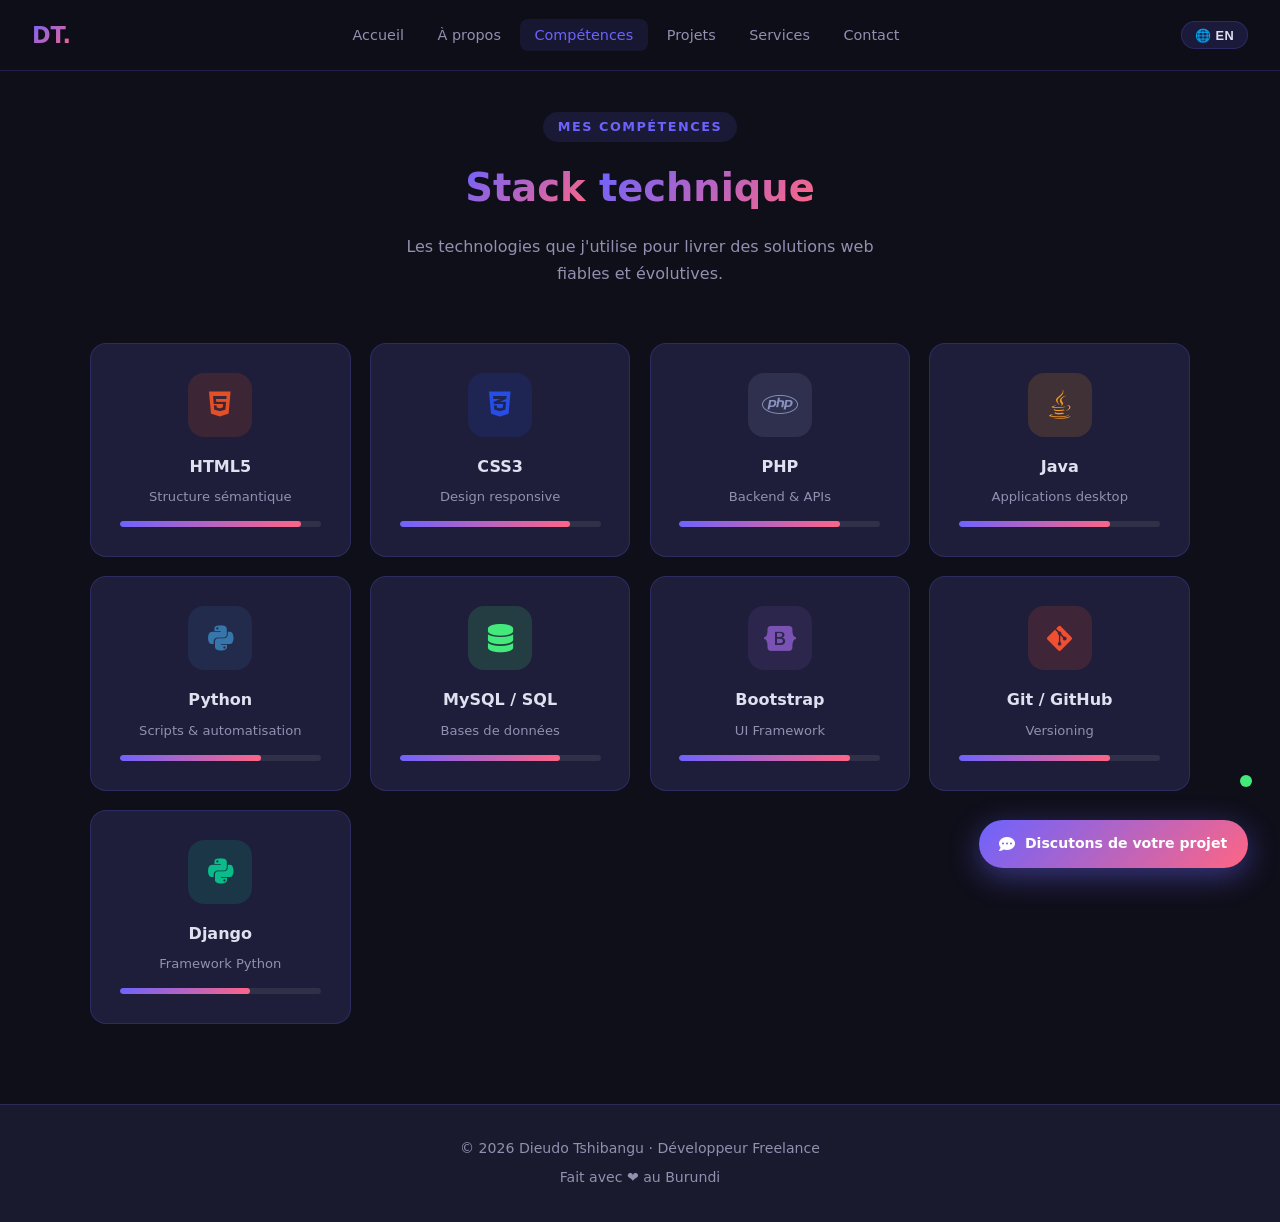
<file: skills.html>
<!DOCTYPE html>
<html lang="fr">
<head>
<meta charset="UTF-8">
<meta name="viewport" content="width=device-width, initial-scale=1.0">
<title>Compétences — Dieudo Tshibangu</title>
<link rel="stylesheet" href="style.css">
<link rel="stylesheet" href="https://cdnjs.cloudflare.com/ajax/libs/font-awesome/6.4.2/css/all.min.css">
</head>
<body>
<nav class="navbar">
  <a class="nav-brand" href="index.html">DT.</a>
  <ul class="nav-links">
    <li><a href="index.html" data-i18n="nav_home">Accueil</a></li>
    <li><a href="about.html" data-i18n="nav_about">À propos</a></li>
    <li><a href="skills.html" class="active" data-i18n="nav_skills">Compétences</a></li>
    <li><a href="projects.html" data-i18n="nav_projects">Projets</a></li>
    <li><a href="projects.html#services" data-i18n="nav_services">Services</a></li>
    <li><a href="contact.html" data-i18n="nav_contact">Contact</a></li>
  </ul>
  <div class="nav-right">
    <button class="lang-toggle" onclick="toggleLang()">🌐 EN</button>
    <div class="hamburger"><span></span><span></span><span></span></div>
  </div>
</nav>

<section style="padding-top:7rem;">
  <div class="container">
    <div class="section-header fade-in">
      <div class="section-tag" data-i18n="skills_tag">MES COMPÉTENCES</div>
      <h2 class="section-title">
        <span data-i18n="skills_title1">Stack</span>
        <span data-i18n="skills_title2"> technique</span>
      </h2>
      <p class="section-desc" data-i18n="skills_desc">Les technologies que j'utilise pour créer des solutions web robustes.</p>
    </div>
    <div class="grid-4">

      <!-- HTML -->
      <div class="card skill-card fade-in">
        <div class="skill-icon" style="background:rgba(227,79,38,0.15);">
          <i class="fab fa-html5" style="color:#e34f26"></i>
        </div>
        <h4>HTML5</h4>
        <p>Structure sémantique</p>
        <div class="skill-bar-wrap">
          <div class="skill-bar-bg"><div class="skill-bar" data-width="90%" style="width:0%"></div></div>
        </div>
      </div>
      <!-- CSS -->
      <div class="card skill-card fade-in">
        <div class="skill-icon" style="background:rgba(38,77,228,0.15);">
          <i class="fab fa-css3-alt" style="color:#264de4"></i>
        </div>
        <h4>CSS3</h4>
        <p>Design responsive</p>
        <div class="skill-bar-wrap">
          <div class="skill-bar-bg"><div class="skill-bar" data-width="85%" style="width:0%"></div></div>
        </div>
      </div>
      <!-- PHP -->
      <div class="card skill-card fade-in">
        <div class="skill-icon" style="background:rgba(136,146,190,0.15);">
          <i class="fab fa-php" style="color:#8892be"></i>
        </div>
        <h4>PHP</h4>
        <p>Backend & APIs</p>
        <div class="skill-bar-wrap">
          <div class="skill-bar-bg"><div class="skill-bar" data-width="80%" style="width:0%"></div></div>
        </div>
      </div>
      <!-- Java -->
      <div class="card skill-card fade-in">
        <div class="skill-icon" style="background:rgba(248,152,32,0.15);">
          <i class="fab fa-java" style="color:#f89820"></i>
        </div>
        <h4>Java</h4>
        <p>Applications desktop</p>
        <div class="skill-bar-wrap">
          <div class="skill-bar-bg"><div class="skill-bar" data-width="75%" style="width:0%"></div></div>
        </div>
      </div>
      <!-- Python -->
      <div class="card skill-card fade-in">
        <div class="skill-icon" style="background:rgba(55,118,171,0.15);">
          <i class="fab fa-python" style="color:#3776ab"></i>
        </div>
        <h4>Python</h4>
        <p>Scripts & automatisation</p>
        <div class="skill-bar-wrap">
          <div class="skill-bar-bg"><div class="skill-bar" data-width="70%" style="width:0%"></div></div>
        </div>
      </div>
      <!-- SQL -->
      <div class="card skill-card fade-in">
        <div class="skill-icon" style="background:rgba(67,233,123,0.15);">
          <i class="fas fa-database" style="color:#43e97b"></i>
        </div>
        <h4>MySQL / SQL</h4>
        <p>Bases de données</p>
        <div class="skill-bar-wrap">
          <div class="skill-bar-bg"><div class="skill-bar" data-width="80%" style="width:0%"></div></div>
        </div>
      </div>
      <!-- Bootstrap -->
      <div class="card skill-card fade-in">
        <div class="skill-icon" style="background:rgba(121,82,179,0.15);">
          <i class="fab fa-bootstrap" style="color:#7952b3"></i>
        </div>
        <h4>Bootstrap</h4>
        <p>UI Framework</p>
        <div class="skill-bar-wrap">
          <div class="skill-bar-bg"><div class="skill-bar" data-width="85%" style="width:0%"></div></div>
        </div>
      </div>
      <!-- Git -->
      <div class="card skill-card fade-in">
        <div class="skill-icon" style="background:rgba(240,80,50,0.15);">
          <i class="fab fa-git-alt" style="color:#f05032"></i>
        </div>
        <h4>Git / GitHub</h4>
        <p>Versioning</p>
        <div class="skill-bar-wrap">
          <div class="skill-bar-bg"><div class="skill-bar" data-width="75%" style="width:0%"></div></div>
        </div>
      </div>
      <!-- Django -->
      <div class="card skill-card fade-in">
        <div class="skill-icon" style="background:rgba(9,188,138,0.15);">
          <i class="fab fa-python" style="color:#09bc8a"></i>
        </div>
        <h4>Django</h4>
        <p>Framework Python</p>
        <div class="skill-bar-wrap">
          <div class="skill-bar-bg"><div class="skill-bar" data-width="65%" style="width:0%"></div></div>
        </div>
      </div>
    </div>
  </div>
</section>

<footer>
  <p data-i18n="footer_text">© 2026 Dieudo Tshibangu · Développeur Freelance</p>
  <p style="margin-top:0.3rem;" data-i18n="footer_made">Fait avec ❤️ au Burundi</p>
</footer>
<!-- FLOATING CTA -->
<div class="floating-cta">
  <span class="floating-cta-label" data-i18n="fcta_label">Disponible maintenant</span>
  <a href="contact.html" class="floating-cta-btn">
    <div class="floating-cta-pulse"></div>
    <i class="fas fa-comment-dots"></i>
    <span data-i18n="fcta_btn">Discutons de votre projet</span>
  </a>
</div>
<script src="main.js"></script>
</body>
</html>
</file>
<file: style.css>
/* ===== VARIABLES ===== */
:root {
  --primary: #6c63ff;
  --primary-dark: #5a52d5;
  --secondary: #ff6584;
  --accent: #43e97b;
  --dark: #0f0f1a;
  --dark2: #1a1a2e;
  --dark3: #16213e;
  --card-bg: #1e1e3a;
  --text: #e0e0f0;
  --text-muted: #9090b0;
  --border: rgba(108,99,255,0.2);
  --gradient: linear-gradient(135deg, #6c63ff 0%, #ff6584 100%);
  --gradient2: linear-gradient(135deg, #43e97b 0%, #38f9d7 100%);
}

/* ===== RESET & BASE ===== */
* { margin: 0; padding: 0; box-sizing: border-box; }
html { scroll-behavior: smooth; }
body {
  font-family: 'Segoe UI', system-ui, -apple-system, sans-serif;
  background: var(--dark);
  color: var(--text);
  line-height: 1.7;
}

/* ===== SCROLLBAR ===== */
::-webkit-scrollbar { width: 6px; }
::-webkit-scrollbar-track { background: var(--dark2); }
::-webkit-scrollbar-thumb { background: var(--primary); border-radius: 3px; }

/* ===== NAVBAR ===== */
.navbar {
  position: fixed;
  top: 0; left: 0; right: 0;
  z-index: 1000;
  padding: 1rem 2rem;
  background: rgba(15,15,26,0.95);
  backdrop-filter: blur(20px);
  border-bottom: 1px solid var(--border);
  display: flex;
  align-items: center;
  justify-content: space-between;
  transition: all 0.3s;
}
.navbar.scrolled { padding: 0.6rem 2rem; box-shadow: 0 4px 30px rgba(108,99,255,0.15); }
.nav-brand {
  font-size: 1.4rem;
  font-weight: 700;
  background: var(--gradient);
  -webkit-background-clip: text;
  -webkit-text-fill-color: transparent;
  background-clip: text;
  text-decoration: none;
}
.nav-links { display: flex; align-items: center; gap: 0.3rem; list-style: none; }
.nav-links a {
  color: var(--text-muted);
  text-decoration: none;
  padding: 0.5rem 0.9rem;
  border-radius: 8px;
  font-size: 0.9rem;
  font-weight: 500;
  transition: all 0.3s;
}
.nav-links a:hover, .nav-links a.active {
  color: var(--primary);
  background: rgba(108,99,255,0.1);
}
.nav-right { display: flex; align-items: center; gap: 0.8rem; }

/* Lang Toggle */
.lang-toggle {
  background: rgba(108,99,255,0.15);
  border: 1px solid var(--border);
  color: var(--text);
  padding: 0.35rem 0.8rem;
  border-radius: 20px;
  cursor: pointer;
  font-size: 0.8rem;
  font-weight: 600;
  transition: all 0.3s;
  letter-spacing: 0.5px;
}
.lang-toggle:hover { background: var(--primary); border-color: var(--primary); }

/* Hamburger */
.hamburger { display: none; flex-direction: column; gap: 5px; cursor: pointer; padding: 4px; }
.hamburger span { width: 24px; height: 2px; background: var(--text); border-radius: 2px; transition: all 0.3s; }
.hamburger.open span:nth-child(1) { transform: rotate(45deg) translate(5px, 5px); }
.hamburger.open span:nth-child(2) { opacity: 0; }
.hamburger.open span:nth-child(3) { transform: rotate(-45deg) translate(5px, -5px); }

/* ===== HERO ===== */
.hero {
  min-height: 100vh;
  display: flex;
  align-items: center;
  justify-content: center;
  text-align: center;
  padding: 6rem 2rem 4rem;
  position: relative;
  overflow: hidden;
}
.hero::before {
  content: '';
  position: absolute;
  width: 600px; height: 600px;
  background: radial-gradient(circle, rgba(108,99,255,0.15) 0%, transparent 70%);
  top: 50%; left: 50%;
  transform: translate(-50%, -50%);
  pointer-events: none;
}
.hero-avatar {
  width: 160px; height: 160px;
  border-radius: 50%;
  object-fit: cover;
  border: 3px solid transparent;
  background: var(--gradient) border-box;
  outline: 3px solid transparent;
  box-shadow: 0 0 40px rgba(108,99,255,0.4);
  margin-bottom: 1.5rem;
  animation: float 4s ease-in-out infinite;
}
@keyframes float { 0%,100%{transform:translateY(0)} 50%{transform:translateY(-12px)} }

.hero-badge {
  display: inline-block;
  background: rgba(108,99,255,0.15);
  border: 1px solid var(--border);
  color: var(--primary);
  padding: 0.3rem 1rem;
  border-radius: 20px;
  font-size: 0.85rem;
  font-weight: 600;
  margin-bottom: 1rem;
  letter-spacing: 1px;
}
.hero h1 {
  font-size: clamp(2.2rem, 5vw, 3.5rem);
  font-weight: 800;
  line-height: 1.2;
  margin-bottom: 0.5rem;
}
.hero h1 span {
  background: var(--gradient);
  -webkit-background-clip: text;
  -webkit-text-fill-color: transparent;
  background-clip: text;
}
.hero-subtitle {
  font-size: 1.1rem;
  color: var(--text-muted);
  max-width: 500px;
  margin: 0 auto 2rem;
}
.hero-btns { display: flex; gap: 1rem; justify-content: center; flex-wrap: wrap; margin-bottom: 2.5rem; }

/* ===== BUTTONS ===== */
.btn {
  display: inline-flex;
  align-items: center;
  gap: 0.5rem;
  padding: 0.7rem 1.5rem;
  border-radius: 10px;
  font-weight: 600;
  font-size: 0.9rem;
  text-decoration: none;
  border: none;
  cursor: pointer;
  transition: all 0.3s;
}
.btn-primary {
  background: var(--gradient);
  color: white;
  box-shadow: 0 4px 20px rgba(108,99,255,0.4);
}
.btn-primary:hover { transform: translateY(-2px); box-shadow: 0 8px 30px rgba(108,99,255,0.5); }
.btn-outline {
  background: transparent;
  color: var(--text);
  border: 1px solid var(--border);
}
.btn-outline:hover { border-color: var(--primary); color: var(--primary); background: rgba(108,99,255,0.08); }
.btn-ghost {
  background: rgba(255,255,255,0.05);
  color: var(--text);
  border: 1px solid rgba(255,255,255,0.1);
}
.btn-ghost:hover { background: rgba(255,255,255,0.1); }
.btn-sm { padding: 0.45rem 1rem; font-size: 0.82rem; }

/* Social links hero */
.hero-socials { display: flex; gap: 1rem; justify-content: center; }
.social-icon {
  width: 42px; height: 42px;
  border-radius: 10px;
  background: rgba(255,255,255,0.05);
  border: 1px solid var(--border);
  display: flex; align-items: center; justify-content: center;
  color: var(--text-muted);
  text-decoration: none;
  font-size: 1.1rem;
  transition: all 0.3s;
}
.social-icon:hover { background: var(--primary); border-color: var(--primary); color: white; transform: translateY(-3px); }

/* ===== SECTIONS ===== */
section { padding: 5rem 2rem; }
.container { max-width: 1100px; margin: 0 auto; }
.section-header { text-align: center; margin-bottom: 3.5rem; }
.section-tag {
  display: inline-block;
  background: rgba(108,99,255,0.12);
  color: var(--primary);
  padding: 0.25rem 0.9rem;
  border-radius: 20px;
  font-size: 0.8rem;
  font-weight: 700;
  letter-spacing: 1.5px;
  text-transform: uppercase;
  margin-bottom: 0.8rem;
}
.section-title {
  font-size: clamp(1.8rem, 3vw, 2.5rem);
  font-weight: 800;
  margin-bottom: 0.8rem;
}
.section-title span {
  background: var(--gradient);
  -webkit-background-clip: text;
  -webkit-text-fill-color: transparent;
  background-clip: text;
}
.section-desc { color: var(--text-muted); max-width: 500px; margin: 0 auto; }

/* ===== CARDS ===== */
.card {
  background: var(--card-bg);
  border: 1px solid var(--border);
  border-radius: 16px;
  padding: 1.8rem;
  transition: all 0.3s;
}
.card:hover { transform: translateY(-6px); border-color: var(--primary); box-shadow: 0 20px 40px rgba(108,99,255,0.15); }

/* ===== GRID ===== */
.grid-3 { display: grid; grid-template-columns: repeat(auto-fit, minmax(300px, 1fr)); gap: 1.5rem; }
.grid-2 { display: grid; grid-template-columns: repeat(auto-fit, minmax(340px, 1fr)); gap: 1.5rem; }
.grid-4 { display: grid; grid-template-columns: repeat(auto-fit, minmax(220px, 1fr)); gap: 1.2rem; }

/* ===== ABOUT PAGE ===== */
.about-grid { display: grid; grid-template-columns: 1fr 2fr; gap: 4rem; align-items: start; }
.about-img-wrap { position: relative; }
.about-img {
  width: 100%;
  border-radius: 20px;
  object-fit: cover;
  aspect-ratio: 1;
  border: 2px solid var(--border);
}
.about-img-wrap::before {
  content: '';
  position: absolute;
  inset: -8px;
  border-radius: 24px;
  background: var(--gradient);
  z-index: -1;
  opacity: 0.3;
}
.about-info h2 { font-size: 2rem; font-weight: 800; margin-bottom: 1rem; }
.about-info p { color: var(--text-muted); margin-bottom: 1rem; }
.info-list { list-style: none; margin: 1.5rem 0; }
.info-list li {
  display: flex; align-items: center; gap: 0.8rem;
  padding: 0.6rem 0;
  border-bottom: 1px solid var(--border);
  color: var(--text-muted);
  font-size: 0.95rem;
}
.info-list li i { color: var(--primary); width: 18px; }
.info-list li strong { color: var(--text); }
.about-btns { display: flex; gap: 1rem; flex-wrap: wrap; margin-top: 1.5rem; }

/* ===== SKILLS PAGE ===== */
.skill-card { text-align: center; }
.skill-icon {
  width: 64px; height: 64px;
  border-radius: 16px;
  display: flex; align-items: center; justify-content: center;
  font-size: 1.8rem;
  margin: 0 auto 1rem;
}
.skill-card h4 { font-size: 1rem; font-weight: 700; margin-bottom: 0.4rem; }
.skill-card p { font-size: 0.82rem; color: var(--text-muted); }
.skill-bar-wrap { margin-top: 0.8rem; }
.skill-bar-bg { background: rgba(255,255,255,0.08); border-radius: 10px; height: 6px; overflow: hidden; }
.skill-bar { height: 100%; border-radius: 10px; background: var(--gradient); transition: width 1.2s ease; }

/* ===== PROJECTS PAGE ===== */
.project-card { display: flex; flex-direction: column; }
.project-header { display: flex; align-items: flex-start; justify-content: space-between; margin-bottom: 1rem; gap: 1rem; }
.project-icon {
  width: 52px; height: 52px;
  border-radius: 14px;
  display: flex; align-items: center; justify-content: center;
  font-size: 1.4rem;
  flex-shrink: 0;
}
.project-title { font-size: 1.2rem; font-weight: 700; margin-bottom: 0.2rem; }
.project-type { font-size: 0.78rem; color: var(--text-muted); font-weight: 500; }
.project-desc { color: var(--text-muted); font-size: 0.92rem; margin-bottom: 1.2rem; flex: 1; }
.project-features { list-style: none; margin-bottom: 1.2rem; }
.project-features li {
  font-size: 0.85rem;
  color: var(--text-muted);
  padding: 0.25rem 0;
  display: flex; align-items: center; gap: 0.5rem;
}
.project-features li::before { content: '▸'; color: var(--primary); font-size: 0.7rem; }
.tech-tags { display: flex; flex-wrap: wrap; gap: 0.4rem; margin-bottom: 1.2rem; }
.tech-tag {
  background: rgba(108,99,255,0.12);
  color: var(--primary);
  padding: 0.2rem 0.6rem;
  border-radius: 6px;
  font-size: 0.75rem;
  font-weight: 600;
  border: 1px solid rgba(108,99,255,0.2);
}
.project-footer { display: flex; gap: 0.8rem; margin-top: auto; }

/* ===== SERVICES ===== */
.service-card { text-align: center; }
.service-icon {
  width: 72px; height: 72px;
  border-radius: 20px;
  display: flex; align-items: center; justify-content: center;
  font-size: 2rem;
  margin: 0 auto 1.2rem;
}
.service-card h3 { font-size: 1.1rem; font-weight: 700; margin-bottom: 0.6rem; }
.service-card p { font-size: 0.88rem; color: var(--text-muted); }
.service-list { list-style: none; margin-top: 1rem; text-align: left; }
.service-list li {
  font-size: 0.83rem;
  color: var(--text-muted);
  padding: 0.2rem 0;
  display: flex; align-items: center; gap: 0.5rem;
}
.service-list li::before { content: '✓'; color: var(--accent); font-weight: 700; }

/* ===== CONTACT PAGE ===== */
.contact-grid { display: grid; grid-template-columns: 1fr 1.6fr; gap: 3rem; align-items: start; }
.contact-info h3 { font-size: 1.5rem; font-weight: 700; margin-bottom: 0.8rem; }
.contact-info p { color: var(--text-muted); margin-bottom: 2rem; font-size: 0.95rem; }
.contact-item {
  display: flex; align-items: center; gap: 1rem;
  padding: 1rem;
  background: var(--card-bg);
  border: 1px solid var(--border);
  border-radius: 12px;
  margin-bottom: 1rem;
  text-decoration: none;
  color: var(--text);
  transition: all 0.3s;
}
.contact-item:hover { border-color: var(--primary); transform: translateX(4px); }
.contact-item-icon {
  width: 44px; height: 44px;
  border-radius: 12px;
  display: flex; align-items: center; justify-content: center;
  font-size: 1.1rem;
  flex-shrink: 0;
}
.contact-item-text strong { display: block; font-size: 0.85rem; color: var(--text-muted); font-weight: 500; }
.contact-item-text span { font-size: 0.95rem; font-weight: 600; }
.contact-socials { display: flex; gap: 0.8rem; margin-top: 1.5rem; }
.contact-social {
  width: 44px; height: 44px;
  border-radius: 12px;
  background: var(--card-bg);
  border: 1px solid var(--border);
  display: flex; align-items: center; justify-content: center;
  color: var(--text-muted);
  text-decoration: none;
  font-size: 1.1rem;
  transition: all 0.3s;
}
.contact-social:hover { background: var(--primary); border-color: var(--primary); color: white; transform: translateY(-3px); }

/* Form */
.form-group { margin-bottom: 1.2rem; }
.form-group label { display: block; font-size: 0.85rem; font-weight: 600; margin-bottom: 0.4rem; color: var(--text-muted); }
.form-control {
  width: 100%;
  background: var(--card-bg);
  border: 1px solid var(--border);
  border-radius: 10px;
  padding: 0.75rem 1rem;
  color: var(--text);
  font-size: 0.95rem;
  font-family: inherit;
  transition: border-color 0.3s;
  outline: none;
}
.form-control:focus { border-color: var(--primary); box-shadow: 0 0 0 3px rgba(108,99,255,0.1); }
textarea.form-control { resize: vertical; min-height: 130px; }

/* ===== FOOTER ===== */
footer {
  background: var(--dark2);
  border-top: 1px solid var(--border);
  padding: 2rem;
  text-align: center;
  color: var(--text-muted);
  font-size: 0.88rem;
}
footer a { color: var(--primary); text-decoration: none; }

/* ===== STATS ===== */
.stats-row { display: flex; gap: 2rem; justify-content: center; flex-wrap: wrap; margin: 2rem 0; }
.stat { text-align: center; }
.stat-num { font-size: 2rem; font-weight: 800; background: var(--gradient); -webkit-background-clip: text; -webkit-text-fill-color: transparent; background-clip: text; }
.stat-label { font-size: 0.8rem; color: var(--text-muted); font-weight: 500; }

/* ===== DIVIDER ===== */
.divider { height: 1px; background: var(--border); margin: 0; }

/* ===== ANIMATIONS ===== */
.fade-in { opacity: 0; transform: translateY(24px); transition: opacity 0.6s ease, transform 0.6s ease; }
.fade-in.visible { opacity: 1; transform: translateY(0); }

/* ===== RESPONSIVE ===== */
@media (max-width: 768px) {
  .nav-links { display: none; flex-direction: column; position: absolute; top: 100%; left: 0; right: 0; background: rgba(15,15,26,0.98); padding: 1rem; border-bottom: 1px solid var(--border); }
  .nav-links.open { display: flex; }
  .hamburger { display: flex; }
  .about-grid { grid-template-columns: 1fr; gap: 2rem; }
  .contact-grid { grid-template-columns: 1fr; }
  .hero h1 { font-size: 2rem; }
  section { padding: 4rem 1.2rem; }
  .navbar { padding: 0.8rem 1.2rem; }
}

/* ===== PROJECT GALLERY SLIDER ===== */
.proj-slider {
  position: relative;
  border-radius: 12px;
  overflow: hidden;
  margin-bottom: 1.2rem;
  background: #0f0f1a;
  aspect-ratio: 16/9;
}
.proj-slider-track {
  display: flex;
  height: 100%;
  transition: transform 0.45s cubic-bezier(0.4,0,0.2,1);
}
.proj-slide {
  min-width: 100%;
  height: 100%;
  position: relative;
  overflow: hidden;
}
.proj-slide img {
  width: 100%;
  height: 100%;
  object-fit: cover;
  display: block;
  transition: transform 0.4s ease;
}
.proj-slider:hover .proj-slide img { transform: scale(1.04); }

/* Overlay on hover */
.proj-slide-overlay {
  position: absolute;
  inset: 0;
  background: linear-gradient(to top, rgba(15,15,26,0.7) 0%, transparent 60%);
  opacity: 0;
  transition: opacity 0.3s;
}
.proj-slider:hover .proj-slide-overlay { opacity: 1; }

/* Placeholder */
.proj-slide-placeholder {
  width: 100%;
  height: 100%;
  display: flex;
  flex-direction: column;
  align-items: center;
  justify-content: center;
  background: var(--dark3);
  color: var(--text-muted);
  gap: 0.6rem;
  font-size: 0.85rem;
}
.proj-slide-placeholder i { font-size: 2rem; opacity: 0.4; }

/* Nav arrows */
.slider-btn {
  position: absolute;
  top: 50%;
  transform: translateY(-50%);
  background: rgba(15,15,26,0.75);
  border: 1px solid var(--border);
  color: var(--text);
  width: 32px; height: 32px;
  border-radius: 8px;
  display: flex; align-items: center; justify-content: center;
  cursor: pointer;
  font-size: 0.75rem;
  z-index: 10;
  transition: all 0.2s;
  opacity: 0;
}
.proj-slider:hover .slider-btn { opacity: 1; }
.slider-btn:hover { background: var(--primary); border-color: var(--primary); }
.slider-btn.prev { left: 8px; }
.slider-btn.next { right: 8px; }
.slider-btn:disabled { opacity: 0.2 !important; cursor: default; }

/* Dots */
.slider-dots {
  position: absolute;
  bottom: 8px;
  left: 50%;
  transform: translateX(-50%);
  display: flex;
  gap: 5px;
  z-index: 10;
}
.slider-dot {
  width: 6px; height: 6px;
  border-radius: 50%;
  background: rgba(255,255,255,0.35);
  cursor: pointer;
  transition: all 0.2s;
  border: none;
  padding: 0;
}
.slider-dot.active { background: white; width: 18px; border-radius: 3px; }

/* Counter badge */
.slider-counter {
  position: absolute;
  top: 8px; right: 8px;
  background: rgba(15,15,26,0.7);
  color: var(--text-muted);
  font-size: 0.72rem;
  font-weight: 600;
  padding: 0.2rem 0.5rem;
  border-radius: 6px;
  z-index: 10;
}

/* ===== WHY ME SECTION ===== */
.why-grid {
  display: grid;
  grid-template-columns: repeat(auto-fit, minmax(220px, 1fr));
  gap: 1.2rem;
}
.why-card {
  background: var(--card-bg);
  border: 1px solid var(--border);
  border-radius: 16px;
  padding: 1.6rem;
  text-align: center;
  transition: all 0.3s;
  position: relative;
  overflow: hidden;
}
.why-card::before {
  content: '';
  position: absolute;
  top: 0; left: 0; right: 0;
  height: 3px;
  background: var(--gradient);
  transform: scaleX(0);
  transition: transform 0.3s;
}
.why-card:hover::before { transform: scaleX(1); }
.why-card:hover { transform: translateY(-5px); border-color: var(--primary); }
.why-icon {
  width: 56px; height: 56px;
  border-radius: 16px;
  display: flex; align-items: center; justify-content: center;
  font-size: 1.5rem;
  margin: 0 auto 1rem;
}
.why-card h4 { font-size: 1rem; font-weight: 700; margin-bottom: 0.4rem; }
.why-card p { font-size: 0.85rem; color: var(--text-muted); line-height: 1.6; }

/* ===== FLOATING CTA ===== */
.floating-cta {
  position: fixed;
  bottom: 2rem;
  right: 2rem;
  z-index: 999;
  display: flex;
  flex-direction: column;
  align-items: flex-end;
  gap: 0.6rem;
}
.floating-cta-btn {
  display: flex;
  align-items: center;
  gap: 0.6rem;
  background: var(--gradient);
  color: white;
  text-decoration: none;
  padding: 0.75rem 1.3rem;
  border-radius: 50px;
  font-weight: 700;
  font-size: 0.88rem;
  box-shadow: 0 8px 30px rgba(108,99,255,0.45);
  transition: all 0.3s;
  white-space: nowrap;
  border: none;
  cursor: pointer;
}
.floating-cta-btn:hover {
  transform: translateY(-3px) scale(1.03);
  box-shadow: 0 12px 40px rgba(108,99,255,0.6);
}
.floating-cta-btn i { font-size: 1rem; }
.floating-cta-pulse {
  position: absolute;
  top: -4px; right: -4px;
  width: 12px; height: 12px;
  background: var(--accent);
  border-radius: 50%;
  animation: pulse-dot 2s infinite;
}
@keyframes pulse-dot {
  0%, 100% { transform: scale(1); opacity: 1; }
  50% { transform: scale(1.5); opacity: 0.5; }
}
.floating-cta-label {
  background: rgba(15,15,26,0.9);
  border: 1px solid var(--border);
  color: var(--text-muted);
  font-size: 0.75rem;
  padding: 0.3rem 0.7rem;
  border-radius: 8px;
  opacity: 0;
  transform: translateX(10px);
  transition: all 0.3s;
  pointer-events: none;
}
.floating-cta:hover .floating-cta-label {
  opacity: 1;
  transform: translateX(0);
}

/* ===== TESTIMONIALS PLACEHOLDER ===== */
.testimonial-card {
  background: var(--card-bg);
  border: 1px solid var(--border);
  border-radius: 16px;
  padding: 1.8rem;
  text-align: center;
  transition: all 0.3s;
}
.testimonial-card:hover { border-color: var(--primary); transform: translateY(-4px); }
.testimonial-avatar {
  width: 52px; height: 52px;
  border-radius: 50%;
  background: var(--gradient);
  display: flex; align-items: center; justify-content: center;
  font-size: 1.3rem;
  margin: 0 auto 1rem;
  color: white;
}
.testimonial-card blockquote {
  font-size: 0.9rem;
  color: var(--text-muted);
  font-style: italic;
  line-height: 1.7;
  margin-bottom: 1rem;
}
.testimonial-card cite {
  font-size: 0.82rem;
  font-weight: 700;
  color: var(--primary);
  font-style: normal;
}
.stars { color: #fbbf24; font-size: 0.85rem; margin-bottom: 0.8rem; }
.testimonial-cta-box {
  background: linear-gradient(135deg, rgba(108,99,255,0.12), rgba(255,101,132,0.08));
  border: 1px dashed rgba(108,99,255,0.35);
  border-radius: 16px;
  padding: 2.5rem;
  text-align: center;
  grid-column: 1 / -1;
}
.testimonial-cta-box h3 { font-size: 1.2rem; font-weight: 700; margin-bottom: 0.5rem; }
.testimonial-cta-box p { color: var(--text-muted); font-size: 0.9rem; margin-bottom: 1.2rem; }

@media (max-width: 768px) {
  .floating-cta { bottom: 1.2rem; right: 1.2rem; }
  .floating-cta-btn span { display: none; }
  .floating-cta-btn { padding: 0.85rem; border-radius: 50%; }
}
</file>
